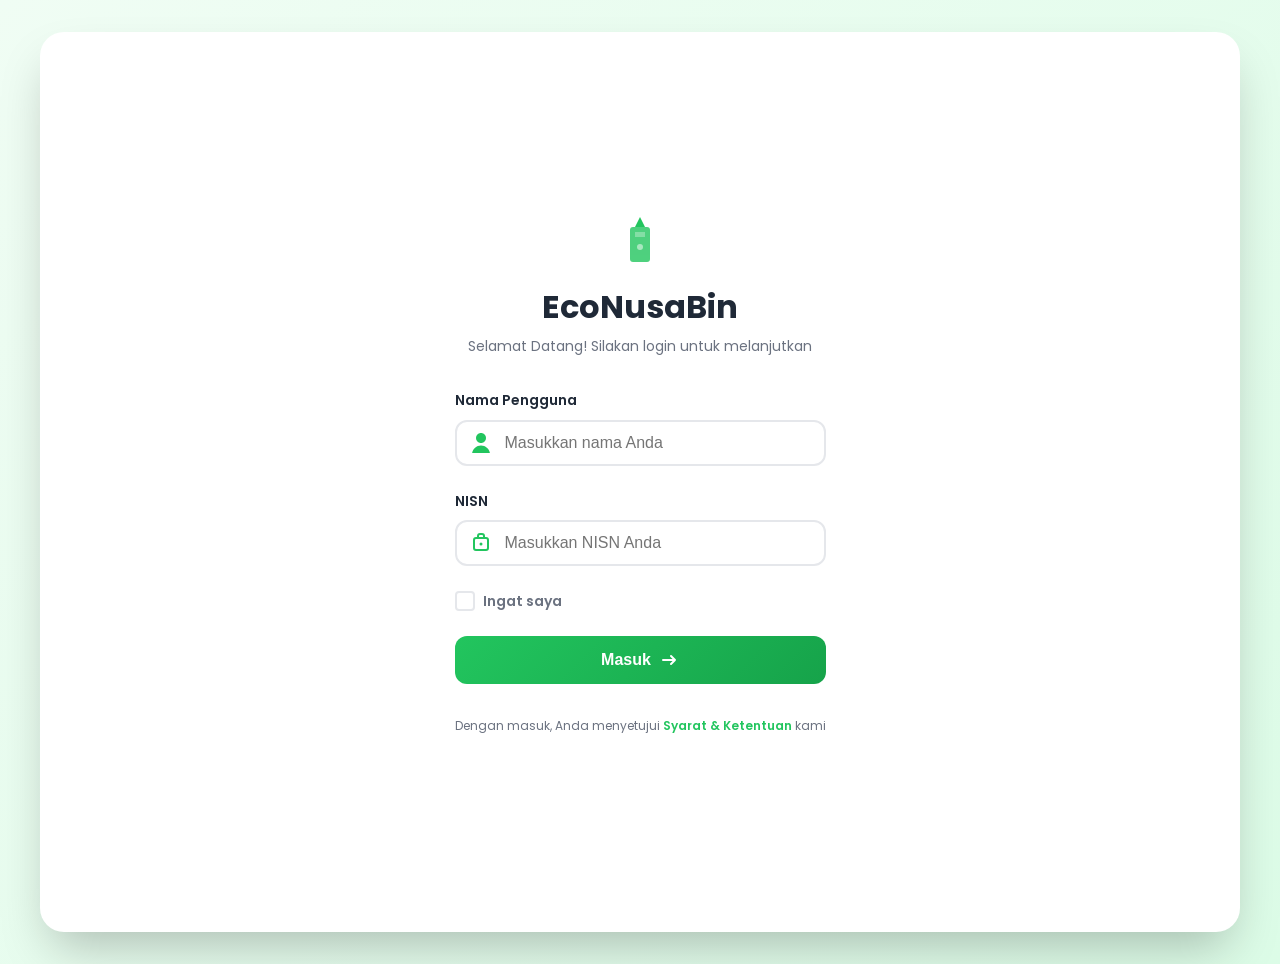
<file: about.html>
<!DOCTYPE html>
<html lang="id">
<head>
    <script>
    (function() {
        try {
            var sess    = sessionStorage.getItem("ecobottle_logged_in");
            var locUser = localStorage.getItem("ecobottle_user");
            var locCur  = localStorage.getItem("ecobottle_current_user");

            if (!sess && !locUser && !locCur) {
                window.location.replace("login.html");
                return;
            }

            if (!sess) {
                sessionStorage.setItem("ecobottle_logged_in", "true");
            }

            if (!locCur) {
                var u = locUser ? JSON.parse(locUser) : { name: "Pengguna", uid: "GUEST" };
                localStorage.setItem("ecobottle_current_user", JSON.stringify({
                    name: u.name || "Pengguna",
                    nisn: u.uid  || "GUEST",
                    points: 0,
                    bottles: 0,
                    ebooks: 0,
                    lastActive: new Date().toISOString()
                }));
            }
        } catch (e) {
            window.location.replace("login.html");
        }
    })();
    </script>
    <meta charset="UTF-8">
    <meta name="viewport" content="width=device-width, initial-scale=1.0">
    <title>Tentang - EcoBotRec</title>
    <link rel="stylesheet" href="style.css">
    <link rel="stylesheet" href="responsive.css">
    <link href="https://fonts.googleapis.com/css2?family=Poppins:wght@300;400;500;600;700;800&display=swap" rel="stylesheet">


<style>
        /* ========== UNIFIED HEADER & MOBILE MENU ========== */
        :root {
            --primary-green: #22c55e;
            --dark-green: #15803d;
            --light-green: #f0fdf4;
            --text-main: #1a1a2e;
            --text-gray: #64748b;
            --white: #ffffff;
            --transition: all 0.4s cubic-bezier(0.4, 0, 0.2, 1);
            --grad-nav: linear-gradient(135deg, rgba(255,255,255,0.98) 0%, rgba(240,253,244,0.98) 100%);
            --grad-footer: linear-gradient(135deg, #166534 0%, #14532d 50%, #0f3b21 100%);
        }
        .ecob-header {
            background: var(--grad-nav);
            backdrop-filter: blur(12px);
            border-bottom: 1px solid rgba(34,197,94,0.2);
            position: fixed;
            top: 0; width: 100%;
            z-index: 1000;
            box-shadow: 0 4px 20px rgba(34,197,94,0.1);
            transition: var(--transition);
        }
        .ecob-header .container {
            max-width: 1200px;
            margin: 0 auto;
            padding: 0 20px;
        }
        .ecob-header-content {
            height: 80px;
            display: flex;
            align-items: center;
            justify-content: space-between;
        }
        .ecob-logo {
            display: flex;
            align-items: center;
            gap: 12px;
            text-decoration: none;
            font-weight: 800;
            font-size: 1.5rem;
            background: linear-gradient(135deg, var(--dark-green), var(--primary-green));
            -webkit-background-clip: text;
            -webkit-text-fill-color: transparent;
        }
        .ecob-logo img {
            width: 42px; height: 42px;
            border-radius: 12px;
            object-fit: cover;
            border: 2px solid rgba(34,197,94,0.3);
            box-shadow: 0 2px 8px rgba(34,197,94,0.2);
            flex-shrink: 0;
        }
        .ecob-nav {
            display: flex;
            gap: 32px;
        }
        .ecob-nav-link {
            text-decoration: none;
            color: var(--text-main);
            font-weight: 500;
            font-size: 0.95rem;
            transition: var(--transition);
            position: relative;
            font-family: 'Poppins', sans-serif;
        }
        .ecob-nav-link::after {
            content: '';
            position: absolute;
            bottom: -5px; left: 0;
            width: 0; height: 2px;
            background: var(--primary-green);
            transition: var(--transition);
        }
        .ecob-nav-link:hover::after,
        .ecob-nav-link.active::after { width: 100%; }
        .ecob-nav-link:hover,
        .ecob-nav-link.active { color: var(--primary-green); }

        /* Hamburger */
        .ecob-hamburger {
            display: none;
            flex-direction: column;
            gap: 5px;
            background: none;
            border: none;
            cursor: pointer;
            padding: 4px;
            z-index: 1101;
        }
        .ecob-hamburger span {
            display: block;
            width: 25px; height: 3px;
            background: #334155;
            border-radius: 3px;
            transition: all 0.3s ease;
        }
        .ecob-hamburger.active span:nth-child(1) { transform: translateY(8px) rotate(45deg); }
        .ecob-hamburger.active span:nth-child(2) { opacity: 0; transform: scaleX(0); }
        .ecob-hamburger.active span:nth-child(3) { transform: translateY(-8px) rotate(-45deg); }

        /* Mobile Menu */
        .ecob-mobile-menu {
            position: fixed;
            top: 0; right: -100%;
            width: 100%; height: 100%;
            background: #f8fafc;
            transition: right 0.35s cubic-bezier(0.4,0,0.2,1);
            z-index: 1100;
            overflow-y: auto;
        }
        .ecob-mobile-menu.open { right: 0; }
        .ecob-mobile-menu-content {
            padding: 100px 20px 40px;
            display: flex;
            flex-direction: column;
            gap: 10px;
        }
        .ecob-mobile-link {
            display: flex;
            align-items: center;
            gap: 16px;
            text-decoration: none;
            color: #334155;
            font-weight: 500;
            font-size: 1rem;
            padding: 16px 20px;
            border-radius: 16px;
            background: #ffffff;
            border: 1px solid #f1f5f9;
            box-shadow: 0 1px 4px rgba(0,0,0,0.05);
            transition: all 0.25s ease;
            font-family: 'Poppins', sans-serif;
        }
        .ecob-mobile-link:hover {
            background: #f0fdf4;
            border-color: rgba(34,197,94,0.2);
            color: #22c55e;
        }
        .ecob-mobile-link.active {
            background: #22c55e;
            border-color: #22c55e;
            color: #ffffff;
            box-shadow: 0 4px 12px rgba(34,197,94,0.3);
        }
        .ecob-mobile-link svg { width: 24px; height: 24px; flex-shrink: 0; }
        .ecob-mobile-link:not(.active) svg path,
        .ecob-mobile-link:not(.active) svg circle,
        .ecob-mobile-link:not(.active) svg rect { stroke: #64748b; }
        .ecob-mobile-link.active svg path,
        .ecob-mobile-link.active svg circle,
        .ecob-mobile-link.active svg rect { stroke: #ffffff; }

        /* Footer */
        .ecob-footer {
            background: var(--grad-footer);
            padding: 80px 0 40px;
            color: rgba(255,255,255,0.85);
            border-top: 1px solid rgba(255,255,255,0.1);
            margin-top: 60px;
            font-family: 'Poppins', sans-serif;
        }
        .ecob-footer .container {
            max-width: 1200px;
            margin: 0 auto;
            padding: 0 20px;
        }
        .ecob-footer-content {
            display: grid;
            grid-template-columns: 1.5fr 1fr 1fr;
            gap: 60px;
            margin-bottom: 60px;
        }
        .ecob-footer-logo {
            color: var(--white);
            font-size: 1.6rem;
            font-weight: 800;
            margin-bottom: 16px;
            display: flex;
            align-items: center;
            gap: 12px;
        }
        .ecob-footer-logo img {
            width: 42px; height: 42px;
            border-radius: 12px;
            object-fit: cover;
            border: 2px solid rgba(255,255,255,0.2);
        }
        .ecob-footer-logo span {
            background: linear-gradient(135deg, #bbf7d0, #86efac);
            -webkit-background-clip: text;
            -webkit-text-fill-color: transparent;
        }
        .ecob-footer-desc { font-size: 0.9rem; line-height: 1.7; margin-bottom: 24px; }
        .ecob-footer-social { display: flex; gap: 12px; }
        .ecob-social-link {
            width: 40px; height: 40px;
            background: rgba(255,255,255,0.1);
            border-radius: 50%;
            display: flex; align-items: center; justify-content: center;
            transition: 0.3s;
            text-decoration: none; color: white;
        }
        .ecob-social-link:hover { background: var(--primary-green); transform: translateY(-3px); }
        .ecob-footer-title {
            color: var(--white);
            font-weight: 700;
            margin-bottom: 24px;
            font-size: 1.1rem;
            position: relative;
            display: inline-block;
        }
        .ecob-footer-title::after {
            content: '';
            position: absolute;
            bottom: -8px; left: 0;
            width: 40px; height: 3px;
            background: var(--primary-green);
            border-radius: 3px;
        }
        .ecob-footer-links { list-style: none; }
        .ecob-footer-links li { margin-bottom: 12px; }
        .ecob-footer-links a {
            color: rgba(255,255,255,0.8);
            text-decoration: none;
            transition: 0.3s;
            display: flex; align-items: center; gap: 8px;
            font-size: 0.9rem;
        }
        .ecob-footer-links a:hover { color: var(--primary-green); padding-left: 6px; }
        .ecob-footer-contact { list-style: none; }
        .ecob-footer-contact li {
            margin-bottom: 14px;
            display: flex; align-items: center; gap: 10px;
            font-size: 0.9rem;
        }
        .ecob-footer-bottom {
            text-align: center;
            padding-top: 30px;
            border-top: 1px solid rgba(255,255,255,0.1);
            font-size: 0.85rem;
            display: flex;
            justify-content: space-between;
            align-items: center;
            flex-wrap: wrap;
            gap: 12px;
        }
        .ecob-footer-bottom-links { display: flex; gap: 20px; }
        .ecob-footer-bottom-links a {
            color: rgba(255,255,255,0.6);
            text-decoration: none;
            font-size: 0.82rem;
            transition: 0.3s;
        }
        .ecob-footer-bottom-links a:hover { color: var(--primary-green); }

        @media (max-width: 992px) {
            .ecob-nav { display: none; }
            .ecob-hamburger { display: flex; }
            .ecob-footer-content { grid-template-columns: 1fr; gap: 40px; }
            .ecob-footer-bottom { flex-direction: column; text-align: center; }
        }
        @media (max-width: 576px) {
            .ecob-logo { font-size: 1.2rem; }
            .ecob-logo img { width: 36px; height: 36px; }
        }
    </style>

    <style>
        /* ========================================
           MOBILE FIX - keep original "EcoBOTREC" title
           and ensure header is fully visible
           ======================================== */
        html, body {
            max-width: 100vw;
            overflow-x: hidden;
        }

        body {
            padding-top: 80px;
        }

        .ecob-header {
            left: 0;
            right: 0;
        }

        .ecob-header .container {
            width: 100%;
            box-sizing: border-box;
        }

        .ecob-header-content {
            width: 100%;
            box-sizing: border-box;
        }

        @media (max-width: 768px) {
            body {
                padding-top: 70px;
            }
            .ecob-header .container,
            .ecob-footer .container {
                padding: 0 14px;
                max-width: 100%;
            }
            .ecob-header-content {
                height: 70px;
                gap: 10px;
            }
            .ecob-logo {
                min-width: 0;
                flex-shrink: 1;
                overflow: hidden;
            }
            .ecob-hamburger {
                flex-shrink: 0;
            }
        }

        @media (max-width: 420px) {
            body {
                padding-top: 64px;
            }
            .ecob-header-content {
                height: 64px;
            }
        }
    </style>
</head>
<body>
    <!-- ===== UNIFIED HEADER ===== -->
    <header class="ecob-header">
        <div class="container">
            <div class="ecob-header-content">
                <a href="index.html" class="ecob-logo">
                    <svg width="38" height="38" viewBox="0 0 60 60" fill="none" xmlns="http://www.w3.org/2000/svg" style="flex-shrink:0;">
                        <rect width="60" height="60" rx="14" fill="#22c55e"/>
                        <path d="M30 8L36 18H24L30 8Z" fill="white"/>
                        <rect x="21" y="18" width="18" height="28" rx="3" fill="white" opacity="0.9"/>
                        <path d="M26 22H34V27H26V22Z" fill="#22c55e" opacity="0.5"/>
                        <circle cx="30" cy="34" r="3" fill="#22c55e" opacity="0.7"/>
                    </svg>
                    <span>EcoBotRec</span>
                </a>
                <nav class="ecob-nav">
                    <a href="index.html" class="ecob-nav-link">Beranda</a>
                    <a href="about.html" class="ecob-nav-link active">Tentang</a>
                    <a href="leaderboard.html" class="ecob-nav-link">Leaderboard</a>
                    <a href="EBOOK.html" class="ecob-nav-link">Koleksi Ebook</a>
                    <a href="voucher.html" class="ecob-nav-link">Voucher</a>
                    <a href="account.html" class="ecob-nav-link">Akun</a>
                </nav>
                <button class="ecob-hamburger" id="ecobHamburger">
                    <span></span><span></span><span></span>
                </button>
            </div>
        </div>
    </header>

    <!-- ===== MOBILE MENU ===== -->
    <div class="ecob-mobile-menu" id="ecobMobileMenu">
        <div class="ecob-mobile-menu-content">
        <a href="index.html" class="ecob-mobile-link">
            <svg width="24" height="24" viewBox="0 0 24 24" fill="none" xmlns="http://www.w3.org/2000/svg">
                <path d="M3 9L12 2L21 9V20C21 20.5304 20.7893 21.0391 20.4142 21.4142C20.0391 21.7893 19.5304 22 19 22H5C4.46957 22 3.96086 21.7893 3.58579 21.4142C3.21071 21.0391 3 20.5304 3 20V9Z" stroke="currentColor" stroke-width="2" stroke-linecap="round" stroke-linejoin="round"/>
            </svg>
            <span>Beranda</span>
        </a>
        <a href="about.html" class="ecob-mobile-link active">
            <svg width="24" height="24" viewBox="0 0 24 24" fill="none" xmlns="http://www.w3.org/2000/svg">
                <circle cx="12" cy="12" r="10" stroke="currentColor" stroke-width="2"/><path d="M12 16V12M12 8H12.01" stroke="currentColor" stroke-width="2" stroke-linecap="round"/>
            </svg>
            <span>Tentang</span>
        </a>
        <a href="leaderboard.html" class="ecob-mobile-link">
            <svg width="24" height="24" viewBox="0 0 24 24" fill="none" xmlns="http://www.w3.org/2000/svg">
                <path d="M12 2L15.09 8.26L22 9.27L17 14.14L18.18 21.02L12 17.77L5.82 21.02L7 14.14L2 9.27L8.91 8.26L12 2Z" stroke="currentColor" stroke-width="2" stroke-linecap="round" stroke-linejoin="round"/>
            </svg>
            <span>Leaderboard</span>
        </a>
        <a href="EBOOK.html" class="ecob-mobile-link">
            <svg width="24" height="24" viewBox="0 0 24 24" fill="none" xmlns="http://www.w3.org/2000/svg">
                <path d="M4 19.5C4 18.837 4.26339 18.2011 4.73223 17.7322C5.20107 17.2634 5.83696 17 6.5 17H20" stroke="currentColor" stroke-width="2" stroke-linecap="round" stroke-linejoin="round"/><path d="M6.5 2H20V22H6.5C5.83696 22 5.20107 21.7366 4.73223 21.2678C4.26339 20.7989 4 20.163 4 19.5V4.5C4 3.83696 4.26339 3.20107 4.73223 2.73223C5.20107 2.26339 5.83696 2 6.5 2Z" stroke="currentColor" stroke-width="2" stroke-linecap="round" stroke-linejoin="round"/>
            </svg>
            <span>Koleksi Ebook</span>
        </a>
        <a href="voucher.html" class="ecob-mobile-link"><svg width="24" height="24" viewBox="0 0 24 24" fill="none"><rect x="2" y="6" width="20" height="12" rx="3" stroke="currentColor" stroke-width="2"/><path d="M16 6V5C16 3.89543 15.1046 3 14 3H10C8.89543 3 8 3.89543 8 5V6" stroke="currentColor" stroke-width="2"/><path d="M16 12H16.01M8 12H8.01" stroke="currentColor" stroke-width="2" stroke-linecap="round"/></svg><span>Voucher</span></a>
        <a href="account.html" class="ecob-mobile-link">
            <svg width="24" height="24" viewBox="0 0 24 24" fill="none" xmlns="http://www.w3.org/2000/svg">
                <path d="M20 21V19C20 17.9391 19.5786 16.9217 18.8284 16.1716C18.0783 15.4214 17.0609 15 16 15H8C6.93913 15 5.92172 15.4214 5.17157 16.1716C4.42143 16.9217 4 17.9391 4 19V21" stroke="currentColor" stroke-width="2" stroke-linecap="round" stroke-linejoin="round"/><circle cx="12" cy="7" r="4" stroke="currentColor" stroke-width="2" stroke-linecap="round" stroke-linejoin="round"/>
            </svg>
            <span>Akun</span>
        </a>
        </div>
    </div>

    <!-- Header -->
    
    
    <!-- Mobile Menu -->
    
    
    <!-- Page Header -->
    <section class="page-header">
        <div class="container">
            <h1 class="page-title">Tentang EcoBottle</h1>
            <p class="page-subtitle">Memahami masalah sampah botol plastik dan solusi yang kami tawarkan</p>
        </div>
    </section>
    
    <!-- Problem Section -->
    <section class="problem-section">
        <div class="container">
            <div class="section-header">
                <span class="section-tag">Masalah</span>
                <h2 class="section-title">Krisis Sampah Botol Plastik Global</h2>
                <p class="section-description">
                    Sampah botol plastik telah menjadi salah satu masalah lingkungan paling mendesak di dunia. 
                    Setiap tahun, jutaan ton botol plastik diproduksi, namun hanya sebagian kecil yang didaur ulang.
                </p>
            </div>
            
            <div class="problem-grid">
                <div class="problem-card">
                    <div class="problem-icon">
                        <svg width="60" height="60" viewBox="0 0 60 60" fill="none" xmlns="http://www.w3.org/2000/svg">
                            <circle cx="30" cy="30" r="28" fill="#ef4444" opacity="0.1"/>
                            <path d="M30 15V30M30 40H30.02" stroke="#ef4444" stroke-width="4" stroke-linecap="round"/>
                        </svg>
                    </div>
                    <h3>Produksi Berlebihan</h3>
                    <div class="stat-large">480 Miliar</div>
                    <p>
                        Menurut laporan <strong>Euromonitor International</strong>, lebih dari <strong>480 miliar botol plastik minuman</strong> dibeli di seluruh dunia pada tahun 2016 — setara dengan hampir 1 juta botol setiap menitnya. Angka ini terus meningkat sekitar <strong>20% setiap dekade</strong> seiring pertumbuhan konsumsi air kemasan global. Produksi plastik dunia sendiri telah melonjak dari 1,5 juta ton per tahun pada 1950 menjadi lebih dari 400 juta ton per tahun saat ini.
                    </p>
                    <div class="problem-source">
                        <svg width="14" height="14" viewBox="0 0 20 20" fill="none" xmlns="http://www.w3.org/2000/svg" style="flex-shrink:0;margin-top:2px;">
                            <path d="M10 2a8 8 0 100 16A8 8 0 0010 2zm0 14a6 6 0 110-12 6 6 0 010 12zm-.75-9.5h1.5v5h-1.5zm0 6h1.5v1.5h-1.5z" fill="#64748b"/>
                        </svg>
                        <span>Sumber: <a href="https://www.amwaytoday.co.id/id/articles/10-fakta-plastik-yang-bikin-merinding-" target="_blank" rel="noopener noreferrer">Amway Today – 10 Fakta Plastik</a> &bull; <a href="https://dlh.bulelengkab.go.id/informasi/detail/artikel/17_sampah-plastik-di-sekitar-kita-antara-kebutuhan-dan-masalah-yang-ditimbulkan" target="_blank" rel="noopener noreferrer">DLH Buleleng – Sampah Plastik</a></span>
                    </div>
                </div>
                
                <div class="problem-card">
                    <div class="problem-icon">
                        <svg width="60" height="60" viewBox="0 0 60 60" fill="none" xmlns="http://www.w3.org/2000/svg">
                            <circle cx="30" cy="30" r="28" fill="#ef4444" opacity="0.1"/>
                            <path d="M15 25L30 40L45 25" stroke="#ef4444" stroke-width="4" stroke-linecap="round" stroke-linejoin="round"/>
                        </svg>
                    </div>
                    <h3>Daur Ulang Rendah</h3>
                    <div class="stat-large">9%</div>
                    <p>
                        Berdasarkan laporan <strong>UNEP (Program Lingkungan PBB) tahun 2021</strong>, dari seluruh plastik yang pernah diproduksi sejak tahun 1950 — diperkirakan mencapai <strong>8,3 miliar ton</strong> — hanya sekitar <strong>9% yang berhasil didaur ulang</strong>. Sebanyak 12% dibakar, dan sisanya berakhir di tempat pembuangan sampah atau mencemari lingkungan. Di Indonesia, tingkat daur ulang plastik masih sangat rendah meskipun industri daur ulang terus berkembang dengan kapasitas produksi 2,54 juta ton per tahun.
                    </p>
                    <div class="problem-source">
                        <svg width="14" height="14" viewBox="0 0 20 20" fill="none" xmlns="http://www.w3.org/2000/svg" style="flex-shrink:0;margin-top:2px;">
                            <path d="M10 2a8 8 0 100 16A8 8 0 0010 2zm0 14a6 6 0 110-12 6 6 0 010 12zm-.75-9.5h1.5v5h-1.5zm0 6h1.5v1.5h-1.5z" fill="#64748b"/>
                        </svg>
                        <span>Sumber: <a href="https://pslh.ugm.ac.id/menyongsong-perjanjian-internasional-mengatasi-pencemaran-plastik/" target="_blank" rel="noopener noreferrer">PSLH UGM – Perjanjian Internasional Plastik</a> &bull; <a href="https://indonesia.go.id/kategori/editorial/8382/ekonomi-sirkular-daur-ulang-sampah?lang=1" target="_blank" rel="noopener noreferrer">Indonesia.go.id – Ekonomi Sirkular Daur Ulang</a></span>
                    </div>
                </div>
                
                <div class="problem-card">
                    <div class="problem-icon">
                        <svg width="60" height="60" viewBox="0 0 60 60" fill="none" xmlns="http://www.w3.org/2000/svg">
                            <circle cx="30" cy="30" r="28" fill="#ef4444" opacity="0.1"/>
                            <path d="M22 30C22 25.5817 25.5817 22 30 22C34.4183 22 38 25.5817 38 30C38 34.4183 34.4183 38 30 38" stroke="#ef4444" stroke-width="4" stroke-linecap="round"/>
                            <path d="M30 38C25.5817 38 22 34.4183 22 30" stroke="#ef4444" stroke-width="4" stroke-linecap="round" stroke-dasharray="2 4"/>
                        </svg>
                    </div>
                    <h3>Pencemaran Laut</h3>
                    <div class="stat-large">8 Juta Ton</div>
                    <p>
                        Pakar Pencemaran Laut dari <strong>BRIN (Badan Riset dan Inovasi Nasional)</strong> mengonfirmasi bahwa setiap tahun <strong>sedikitnya 8 juta ton sampah plastik</strong> dibuang ke laut — mayoritas berasal dari aktivitas manusia di daratan melalui sungai. Laporan <strong>UN Convention on Biological Diversity</strong> menyebutkan sampah laut kini membahayakan lebih dari <strong>800 spesies laut</strong>, termasuk mamalia laut, penyu, dan burung laut. Konferensi Laut PBB 2017 mencatat polusi plastik membunuh 1 juta burung laut dan 100 ribu mamalia laut tiap tahunnya.
                    </p>
                    <div class="problem-source">
                        <svg width="14" height="14" viewBox="0 0 20 20" fill="none" xmlns="http://www.w3.org/2000/svg" style="flex-shrink:0;margin-top:2px;">
                            <path d="M10 2a8 8 0 100 16A8 8 0 0010 2zm0 14a6 6 0 110-12 6 6 0 010 12zm-.75-9.5h1.5v5h-1.5zm0 6h1.5v1.5h-1.5z" fill="#64748b"/>
                        </svg>
                        <span>Sumber: <a href="https://www.mongabay.co.id/2024/11/05/dampak-mengerikan-sampah-plastik-ekosistem-hancur-manusia-terancam/" target="_blank" rel="noopener noreferrer">Mongabay Indonesia – Dampak Sampah Plastik</a> &bull; <a href="https://indonesiabaik.id/infografis/sampah-plastik-laut-mengancam-dan-berbahaya" target="_blank" rel="noopener noreferrer">Indonesia Baik – Sampah Plastik Laut</a></span>
                    </div>
                </div>
            </div>
        </div>
    </section>
    
    <!-- Solution Section -->
    <section class="solution-section">
        <div class="container">
            <div class="section-header">
                <span class="section-tag">Solusi</span>
                <h2 class="section-title">EcoBottle: Inovasi Daur Ulang Modern</h2>
                <p class="section-description">
                    Kami menyediakan sistem daur ulang yang mudah, menyenangkan, dan memberikan insentif nyata 
                    untuk mendorong partisipasi aktif masyarakat dalam menjaga lingkungan.
                </p>
            </div>
            
            <div class="solution-features">
                <div class="solution-item">
                    <div class="solution-content">
                        <div class="solution-number">01</div>
                        <h3>Sistem Poin Otomatis</h3>
                        <p>
                            Setiap botol yang Anda masukkan ke mesin EcoBottle otomatis terdeteksi dan langsung 
                            menambah 5 poin ke akun Anda. Sistem terkomputerisasi memastikan setiap kontribusi 
                            tercatat dengan akurat.
                        </p>
                        <div class="solution-benefits">
                            <div class="benefit-item">
                                <svg width="20" height="20" viewBox="0 0 20 20" fill="none" xmlns="http://www.w3.org/2000/svg">
                                    <circle cx="10" cy="10" r="8" fill="#22c55e"/>
                                    <path d="M6 10L9 13L14 7" stroke="white" stroke-width="2" stroke-linecap="round" stroke-linejoin="round"/>
                                </svg>
                                <span>Pencatatan otomatis dan real-time</span>
                            </div>
                            <div class="benefit-item">
                                <svg width="20" height="20" viewBox="0 0 20 20" fill="none" xmlns="http://www.w3.org/2000/svg">
                                    <circle cx="10" cy="10" r="8" fill="#22c55e"/>
                                    <path d="M6 10L9 13L14 7" stroke="white" stroke-width="2" stroke-linecap="round" stroke-linejoin="round"/>
                                </svg>
                                <span>Transparan dan dapat dilacak</span>
                            </div>
                        </div>
                    </div>
                    <div class="solution-visual">
                        <div class="visual-card">
                            <div class="points-display">
                                <div class="points-icon">+5</div>
                                <div class="points-text">Poin per Botol</div>
                            </div>
                        </div>
                    </div>
                </div>
                
                <div class="solution-item reverse">
                    <div class="solution-content">
                        <div class="solution-number">02</div>
                        <h3>Reward Ebook Premium</h3>
                        <p>
                            Tukarkan 100 poin dengan ebook pilihan dari perpustakaan digital kami yang berisi 
                            lebih dari 24 judul berkualitas. Dari novel, seri Bumi, hingga materi pembelajaran - 
                            semua tersedia untuk Anda.
                        </p>
                        <div class="solution-benefits">
                            <div class="benefit-item">
                                <svg width="20" height="20" viewBox="0 0 20 20" fill="none" xmlns="http://www.w3.org/2000/svg">
                                    <circle cx="10" cy="10" r="8" fill="#22c55e"/>
                                    <path d="M6 10L9 13L14 7" stroke="white" stroke-width="2" stroke-linecap="round" stroke-linejoin="round"/>
                                </svg>
                                <span>24+ ebook berkualitas tinggi</span>
                            </div>
                            <div class="benefit-item">
                                <svg width="20" height="20" viewBox="0 0 20 20" fill="none" xmlns="http://www.w3.org/2000/svg">
                                    <circle cx="10" cy="10" r="8" fill="#22c55e"/>
                                    <path d="M6 10L9 13L14 7" stroke="white" stroke-width="2" stroke-linecap="round" stroke-linejoin="round"/>
                                </svg>
                                <span>Berbagai kategori pilihan</span>
                            </div>
                        </div>
                    </div>
                    <div class="solution-visual">
                        <div class="visual-card">
                            <div class="ebook-display">
                                <div class="ebook-stack">
                                    <div class="ebook-item"></div>
                                    <div class="ebook-item"></div>
                                    <div class="ebook-item"></div>
                                </div>
                                <div class="ebook-count">24+ Ebook</div>
                            </div>
                        </div>
                    </div>
                </div>
                
                <div class="solution-item">
                    <div class="solution-content">
                        <div class="solution-number">03</div>
                        <h3>Kompetisi Leaderboard</h3>
                        <p>
                            Bersaing dengan pengguna lain dan lihat posisi Anda di papan peringkat. Sistem 
                            leaderboard mendorong semangat kompetisi sehat sambil berkontribusi untuk lingkungan.
                        </p>
                        <div class="solution-benefits">
                            <div class="benefit-item">
                                <svg width="20" height="20" viewBox="0 0 20 20" fill="none" xmlns="http://www.w3.org/2000/svg">
                                    <circle cx="10" cy="10" r="8" fill="#22c55e"/>
                                    <path d="M6 10L9 13L14 7" stroke="white" stroke-width="2" stroke-linecap="round" stroke-linejoin="round"/>
                                </svg>
                                <span>Peringkat real-time</span>
                            </div>
                            <div class="benefit-item">
                                <svg width="20" height="20" viewBox="0 0 20 20" fill="none" xmlns="http://www.w3.org/2000/svg">
                                    <circle cx="10" cy="10" r="8" fill="#22c55e"/>
                                    <path d="M6 10L9 13L14 7" stroke="white" stroke-width="2" stroke-linecap="round" stroke-linejoin="round"/>
                                </svg>
                                <span>Motivasi tambahan</span>
                            </div>
                        </div>
                    </div>
                    <div class="solution-visual">
                        <div class="visual-card">
                            <div class="leaderboard-preview">
                                <div class="rank-item gold">
                                    <span class="rank-number">1</span>
                                    <span class="rank-name">Top User</span>
                                </div>
                                <div class="rank-item silver">
                                    <span class="rank-number">2</span>
                                    <span class="rank-name">Second</span>
                                </div>
                                <div class="rank-item bronze">
                                    <span class="rank-number">3</span>
                                    <span class="rank-name">Third</span>
                                </div>
                            </div>
                        </div>
                    </div>
                </div>
            </div>
        </div>
    </section>
    
    <!-- Impact Section -->
    <section class="impact-details">
        <div class="container">
            <div class="section-header">
                <span class="section-tag">Dampak</span>
                <h2 class="section-title">Dampak Positif yang Kami Ciptakan</h2>
                <p class="section-description">
                    Setiap aksi daur ulang Anda memiliki dampak nyata terhadap lingkungan dan masyarakat
                </p>
            </div>
            
            <div class="impact-grid">
                <div class="impact-detail-card">
                    <div class="impact-badge environmental">Lingkungan</div>
                    <h3>Mengurangi Polusi Plastik</h3>
                    <p>
                        Setiap 1000 botol yang didaur ulang mengurangi 300 kg emisi CO2 dan mencegah 
                        polusi yang setara dengan membuang 500 kantong plastik ke laut.
                    </p>
                    <div class="impact-stats">
                        <div class="impact-stat-item">
                            <div class="stat-value">-300kg</div>
                            <div class="stat-label">Emisi CO2</div>
                        </div>
                        <div class="impact-stat-item">
                            <div class="stat-value">-500</div>
                            <div class="stat-label">Kantong Plastik</div>
                        </div>
                    </div>
                </div>
                
                <div class="impact-detail-card">
                    <div class="impact-badge social">Sosial</div>
                    <h3>Meningkatkan Kesadaran</h3>
                    <p>
                        Program ini mendidik masyarakat tentang pentingnya daur ulang dan menciptakan 
                        kebiasaan positif yang berkelanjutan.
                    </p>
                    <div class="impact-stats">
                        <div class="impact-stat-item">
                            <div class="stat-value">3000+</div>
                            <div class="stat-label">Pengguna Aktif</div>
                        </div>
                        <div class="impact-stat-item">
                            <div class="stat-value">85%</div>
                            <div class="stat-label">Partisipasi</div>
                        </div>
                    </div>
                </div>
                
                <div class="impact-detail-card">
                    <div class="impact-badge economic">Ekonomi</div>
                    <h3>Ekonomi Sirkular</h3>
                    <p>
                        Mendorong ekonomi sirkular dengan mengubah sampah menjadi sumber daya bernilai 
                        dan menciptakan nilai ekonomi dari limbah.
                    </p>
                    <div class="impact-stats">
                        <div class="impact-stat-item">
                            <div class="stat-value">Rp2M+</div>
                            <div class="stat-label">Nilai Ebook</div>
                        </div>
                        <div class="impact-stat-item">
                            <div class="stat-value">15 Ton</div>
                            <div class="stat-label">Plastik Didaur</div>
                        </div>
                    </div>
                </div>
            </div>
        </div>
    </section>
    
    <!-- How to Overcome Section -->
    <section class="overcome-section">
        <div class="container">
            <div class="section-header">
                <span class="section-tag">Cara Mengatasi</span>
                <h2 class="section-title">Langkah-Langkah Mengatasi Masalah Sampah Botol</h2>
                <p class="section-description">
                    Pendekatan komprehensif kami dalam mengatasi krisis sampah botol plastik
                </p>
            </div>
            
            <div class="overcome-steps">
                <div class="overcome-step">
                    <div class="step-header">
                        <div class="step-icon-circle">
                            <svg width="40" height="40" viewBox="0 0 40 40" fill="none" xmlns="http://www.w3.org/2000/svg">
                                <path d="M20 8V20L28 24" stroke="#22c55e" stroke-width="3" stroke-linecap="round" stroke-linejoin="round"/>
                                <circle cx="20" cy="20" r="16" stroke="#22c55e" stroke-width="3"/>
                            </svg>
                        </div>
                        <h3>Edukasi Berkelanjutan</h3>
                    </div>
                    <p>
                        Menyelenggarakan program edukasi regular tentang bahaya sampah plastik, manfaat daur 
                        ulang, dan cara memilah sampah dengan benar. Kami bekerja sama dengan sekolah dan 
                        komunitas lokal.
                    </p>
                </div>
                
                <div class="overcome-step">
                    <div class="step-header">
                        <div class="step-icon-circle">
                            <svg width="40" height="40" viewBox="0 0 40 40" fill="none" xmlns="http://www.w3.org/2000/svg">
                                <path d="M8 20H32M32 20L26 14M32 20L26 26" stroke="#22c55e" stroke-width="3" stroke-linecap="round" stroke-linejoin="round"/>
                            </svg>
                        </div>
                        <h3>Infrastruktur Memadai</h3>
                    </div>
                    <p>
                        Menyediakan mesin EcoBottle di lokasi-lokasi strategis seperti sekolah, kantor, dan 
                        pusat perbelanjaan. Memudahkan akses masyarakat untuk mendaur ulang botol plastik mereka.
                    </p>
                </div>
                
                <div class="overcome-step">
                    <div class="step-header">
                        <div class="step-icon-circle">
                            <svg width="40" height="40" viewBox="0 0 40 40" fill="none" xmlns="http://www.w3.org/2000/svg">
                                <path d="M20 6L24 18L36 20L28 28L30 40L20 34L10 40L12 28L4 20L16 18L20 6Z" stroke="#22c55e" stroke-width="2.5" fill="#22c55e" opacity="0.2"/>
                            </svg>
                        </div>
                        <h3>Sistem Reward</h3>
                    </div>
                    <p>
                        Memberikan insentif nyata melalui sistem poin yang dapat ditukar dengan ebook berkualitas. 
                        Pendekatan ini terbukti meningkatkan partisipasi hingga 300%.
                    </p>
                </div>
                
                <div class="overcome-step">
                    <div class="step-header">
                        <div class="step-icon-circle">
                            <svg width="40" height="40" viewBox="0 0 40 40" fill="none" xmlns="http://www.w3.org/2000/svg">
                                <path d="M20 10C14.48 10 10 14.48 10 20C10 25.52 14.48 30 20 30C25.52 30 30 25.52 30 20C30 14.48 25.52 10 20 10ZM20 26C16.69 26 14 23.31 14 20C14 16.69 16.69 14 20 14C23.31 14 26 16.69 26 20C26 23.31 23.31 26 20 26Z" fill="#22c55e"/>
                                <circle cx="20" cy="20" r="4" fill="#22c55e"/>
                            </svg>
                        </div>
                        <h3>Monitoring & Evaluasi</h3>
                    </div>
                    <p>
                        Melakukan monitoring berkala terhadap jumlah botol yang terkumpul, tingkat partisipasi, 
                        dan dampak lingkungan. Data digunakan untuk terus meningkatkan sistem.
                    </p>
                </div>
                
                <div class="overcome-step">
                    <div class="step-header">
                        <div class="step-icon-circle">
                            <svg width="40" height="40" viewBox="0 0 40 40" fill="none" xmlns="http://www.w3.org/2000/svg">
                                <path d="M12 18C10.8954 18 10 18.8954 10 20C10 21.1046 10.8954 22 12 22H28C29.1046 22 30 21.1046 30 20C30 18.8954 29.1046 18 28 18" stroke="#22c55e" stroke-width="3" stroke-linecap="round"/>
                                <circle cx="12" cy="12" r="4" stroke="#22c55e" stroke-width="2.5"/>
                                <circle cx="28" cy="12" r="4" stroke="#22c55e" stroke-width="2.5"/>
                                <circle cx="20" cy="28" r="4" stroke="#22c55e" stroke-width="2.5"/>
                            </svg>
                        </div>
                        <h3>Kolaborasi Multi-Pihak</h3>
                    </div>
                    <p>
                        Bermitra dengan pemerintah, perusahaan, dan organisasi lingkungan untuk memperluas 
                        jangkauan dan meningkatkan efektivitas program daur ulang.
                    </p>
                </div>
            </div>
        </div>
    </section>
    
    <!-- CTA Section -->
    <section class="cta">
        <div class="container">
            <div class="cta-content">
                <h2>Bergabunglah dengan Gerakan Hijau</h2>
                <p>Setiap botol yang Anda daur ulang adalah langkah nyata menuju masa depan yang lebih bersih</p>
                <div class="cta-buttons">
                    <a href="account.html" class="btn btn-white">
                        <svg width="20" height="20" viewBox="0 0 20 20" fill="none" xmlns="http://www.w3.org/2000/svg">
                            <path d="M10 10C12.7614 10 15 7.76142 15 5C15 2.23858 12.7614 0 10 0C7.23858 0 5 2.23858 5 5C5 7.76142 7.23858 10 10 10Z" fill="#22c55e"/>
                            <path d="M10 12.5C5.02944 12.5 1 16.5294 1 21.5H19C19 16.5294 14.9706 12.5 10 12.5Z" fill="#22c55e"/>
                        </svg>
                        Mulai Sekarang
                    </a>
                    <a href="ebook.html" class="btn btn-outline-white">
                        Lihat Ebook
                    </a>
                </div>
            </div>
        </div>
    </section>
    
    
    <div class="notification-container"></div>
    
    <script src="script.js"></script>




    <!-- ===== UNIFIED FOOTER ===== -->
    <footer class="ecob-footer">
        <div class="container">
            <div class="ecob-footer-content">
                <div>
                    <div class="ecob-footer-logo">
                        <svg width="38" height="38" viewBox="0 0 60 60" fill="none" xmlns="http://www.w3.org/2000/svg" style="flex-shrink:0;">
                            <rect width="60" height="60" rx="14" fill="#22c55e"/>
                            <path d="M30 8L36 18H24L30 8Z" fill="white"/>
                            <rect x="21" y="18" width="18" height="28" rx="3" fill="white" opacity="0.9"/>
                            <path d="M26 22H34V27H26V22Z" fill="#22c55e" opacity="0.5"/>
                            <circle cx="30" cy="34" r="3" fill="#22c55e" opacity="0.7"/>
                        </svg>
                        <span>EcoBotRec</span>
                    </div>
                    <p class="ecob-footer-desc">Website EcoNusaBin: Penukaran botol plastik anda menjadi sesuatu yang lebih berharga. Bersama kita jaga bumi untuk generasi mendatang.</p>
                    <div class="ecob-footer-social">
                        <a href="#" class="ecob-social-link" aria-label="Facebook">
                            <svg width="18" height="18" viewBox="0 0 24 24" fill="none"><path d="M18 2H15C13.6739 2 12.4021 2.52678 11.4645 3.46447C10.5268 4.40215 10 5.67392 10 7V10H7V14H10V22H14V14H17L18 10H14V7C14 6.73478 14.1054 6.48043 14.2929 6.29289C14.4804 6.10536 14.7348 6 15 6H18V2Z" stroke="white" stroke-width="2" stroke-linecap="round" stroke-linejoin="round"/></svg>
                        </a>
                        <a href="#" class="ecob-social-link" aria-label="Instagram">
                            <svg width="18" height="18" viewBox="0 0 24 24" fill="none"><rect x="2" y="2" width="20" height="20" rx="5" stroke="white" stroke-width="2"/><circle cx="12" cy="12" r="4" stroke="white" stroke-width="2"/><circle cx="17.5" cy="6.5" r="1.5" fill="white"/></svg>
                        </a>
                        <a href="#" class="ecob-social-link" aria-label="Twitter">
                            <svg width="18" height="18" viewBox="0 0 24 24" fill="none"><path d="M23 3C22.0424 3.67548 20.9821 4.19211 19.86 4.53C19.2577 3.83751 18.4573 3.34669 17.567 3.12393C16.6767 2.90116 15.7395 2.95718 14.8821 3.28445C14.0247 3.61173 13.2884 4.1944 12.773 4.95372C12.2575 5.71303 11.9877 6.61234 12 7.53V8.53C10.2426 8.57557 8.50127 8.18581 6.93101 7.39545C5.36074 6.60508 4.01032 5.43864 3 4C3 4 -1 13 8 17C5.94053 18.398 3.48716 19.0989 1 19C10 24 21 19 21 7.5C20.9991 7.22145 20.9723 6.94359 20.92 6.67C21.9406 5.66349 22.6608 4.39271 23 3Z" stroke="white" stroke-width="2" stroke-linecap="round" stroke-linejoin="round"/></svg>
                        </a>
                    </div>
                </div>
                <div>
                    <h3 class="ecob-footer-title">Navigasi</h3>
                    <ul class="ecob-footer-links">
                        <li><a href="index.html">Beranda</a></li>
                        <li><a href="about.html">Tentang Kami</a></li>
                        <li><a href="leaderboard.html">Leaderboard</a></li>
                        <li><a href="EBOOK.html">Koleksi Ebook</a></li>
                        <li><a href="account.html">Akun Saya</a></li>
                    </ul>
                </div>
                <div>
                    <h3 class="ecob-footer-title">Kontak</h3>
                    <ul class="ecob-footer-contact">
                        <li>
                            <svg width="18" height="18" viewBox="0 0 20 20" fill="none"><path d="M2.5 6.66667L10 11.6667L17.5 6.66667M3.33333 15H16.6667C17.5871 15 18.3333 14.2538 18.3333 13.3333V6.66667C18.3333 5.74619 17.5871 5 16.6667 5H3.33333C2.41286 5 1.66667 5.74619 1.66667 6.66667V13.3333C1.66667 14.2538 2.41286 15 3.33333 15Z" stroke="#22c55e" stroke-width="1.5" stroke-linecap="round" stroke-linejoin="round"/></svg>
                            <span>ecobottrecycle@gmail.com</span>
                        </li>
                        <li>
                            <svg width="18" height="18" viewBox="0 0 20 20" fill="none"><path d="M2.5 5.83333C2.5 14.1667 5.83333 17.5 14.1667 17.5C14.626 17.5 15 17.126 15 16.6667V14.3333C15 13.874 14.626 13.5 14.1667 13.5C13.7074 13.5 13.3333 13.126 13.3333 12.6667V12.5C13.3333 12.0407 13.7074 11.6667 14.1667 11.6667C14.626 11.6667 15 11.2927 15 10.8333V8.33333C15 7.87405 14.626 7.5 14.1667 7.5H2.5V5.83333Z" stroke="#22c55e" stroke-width="1.5" stroke-linecap="round" stroke-linejoin="round"/></svg>
                            <span>+62 812-3456-7890</span>
                        </li>
                        <li>
                            <svg width="18" height="18" viewBox="0 0 20 20" fill="none"><path d="M10 10.8333C11.3807 10.8333 12.5 9.71405 12.5 8.33333C12.5 6.95262 11.3807 5.83333 10 5.83333C8.61929 5.83333 7.5 6.95262 7.5 8.33333C7.5 9.71405 8.61929 10.8333 10 10.8333Z" stroke="#22c55e" stroke-width="1.5"/><path d="M10 1.66667C8.23189 1.66667 6.53619 2.36905 5.28595 3.61929C4.03571 4.86953 3.33333 6.56522 3.33333 8.33333C3.33333 10.5833 4.16667 12.0833 5.83333 14.1667L10 18.3333L14.1667 14.1667C15.8333 12.0833 16.6667 10.5833 16.6667 8.33333C16.6667 6.56522 15.9643 4.86953 14.714 3.61929C13.4638 2.36905 11.7681 1.66667 10 1.66667Z" stroke="#22c55e" stroke-width="1.5"/></svg>
                            <span>Klaten, Jawa Tengah</span>
                        </li>
                    </ul>
                </div>
            </div>
            <div class="ecob-footer-bottom">
                <p>&copy; 2026 EcoNusaBin. Menjaga Bumi Lebih Hijau.</p>
                <div class="ecob-footer-bottom-links">
                    <a href="#">Kebijakan Privasi</a>
                    <a href="#">Syarat &amp; Ketentuan</a>
                </div>
            </div>
        </div>
    </footer>

    <script>
        // ===== UNIFIED MOBILE MENU =====
        (function() {
            var btn = document.getElementById('ecobHamburger');
            var menu = document.getElementById('ecobMobileMenu');
            if (!btn || !menu) return;
            btn.addEventListener('click', function() {
                var open = menu.classList.contains('open');
                if (open) {
                    btn.classList.remove('active');
                    menu.classList.remove('open');
                    document.body.style.overflow = '';
                } else {
                    btn.classList.add('active');
                    menu.classList.add('open');
                    document.body.style.overflow = 'hidden';
                }
            });
            document.querySelectorAll('.ecob-mobile-link').forEach(function(link) {
                link.addEventListener('click', function() {
                    btn.classList.remove('active');
                    menu.classList.remove('open');
                    document.body.style.overflow = '';
                });
            });
        })();
    </script>

</body>
</html>
</file>
<file: style.css>
/* ==========================================================================
   EcoBottle - Style.css
   Comprehensive styles for the EcoBottle web application
   ========================================================================== */

/* Reset & Base Styles */
* {
    margin: 0;
    padding: 0;
    box-sizing: border-box;
}

:root {
    /* Colors */
    --primary-green: #22c55e;
    --primary-green-dark: #16a34a;
    --primary-green-light: #86efac;
    --secondary-white: #ffffff;
    --background-light: #f8f9fa;
    --background-gray: #f3f4f6;
    --text-dark: #1f2937;
    --text-gray: #6b7280;
    --text-light: #9ca3af;
    --border-color: #e5e7eb;
    --success: #10b981;
    --warning: #f59e0b;
    --error: #ef4444;
    --info: #3b82f6;
    
    /* Gradients */
    --gradient-green: linear-gradient(135deg, #22c55e 0%, #16a34a 100%);
    --gradient-overlay: linear-gradient(135deg, rgba(34, 197, 94, 0.9) 0%, rgba(22, 163, 74, 0.9) 100%);
    
    /* Shadows */
    --shadow-sm: 0 1px 2px 0 rgba(0, 0, 0, 0.05);
    --shadow-md: 0 4px 6px -1px rgba(0, 0, 0, 0.1), 0 2px 4px -1px rgba(0, 0, 0, 0.06);
    --shadow-lg: 0 10px 15px -3px rgba(0, 0, 0, 0.1), 0 4px 6px -2px rgba(0, 0, 0, 0.05);
    --shadow-xl: 0 20px 25px -5px rgba(0, 0, 0, 0.1), 0 10px 10px -5px rgba(0, 0, 0, 0.04);
    --shadow-2xl: 0 25px 50px -12px rgba(0, 0, 0, 0.25);
    
    /* Transitions */
    --transition-fast: 0.15s ease;
    --transition-base: 0.3s ease;
    --transition-slow: 0.5s ease;
    
    /* Border Radius */
    --radius-sm: 0.25rem;
    --radius-md: 0.5rem;
    --radius-lg: 0.75rem;
    --radius-xl: 1rem;
    --radius-2xl: 1.5rem;
    --radius-full: 9999px;
    
    /* Spacing */
    --space-xs: 0.25rem;
    --space-sm: 0.5rem;
    --space-md: 1rem;
    --space-lg: 1.5rem;
    --space-xl: 2rem;
    --space-2xl: 3rem;
    --space-3xl: 4rem;
}

html {
    scroll-behavior: smooth;
    font-size: 16px;
}

body {
    font-family: 'Poppins', -apple-system, BlinkMacSystemFont, 'Segoe UI', Roboto, 'Helvetica Neue', Arial, sans-serif;
    line-height: 1.6;
    color: var(--text-dark);
    background-color: var(--background-light);
    overflow-x: hidden;
}

/* Typography */
h1, h2, h3, h4, h5, h6 {
    font-weight: 700;
    line-height: 1.2;
    color: var(--text-dark);
}

h1 {
    font-size: 3rem;
}

h2 {
    font-size: 2.25rem;
}

h3 {
    font-size: 1.875rem;
}

h4 {
    font-size: 1.5rem;
}

h5 {
    font-size: 1.25rem;
}

h6 {
    font-size: 1rem;
}

p {
    margin-bottom: 1rem;
}

a {
    color: var(--primary-green);
    text-decoration: none;
    transition: var(--transition-base);
}

a:hover {
    color: var(--primary-green-dark);
}

/* Container */
.container {
    max-width: 1200px;
    margin: 0 auto;
    padding: 0 1.5rem;
}

/* Header */
.header {
    position: sticky;
    top: 0;
    z-index: 1000;
    background: var(--secondary-white);
    box-shadow: var(--shadow-md);
    transition: var(--transition-base);
}

.header-content {
    display: flex;
    align-items: center;
    justify-content: space-between;
    height: 80px;
}

.logo {
    display: flex;
    align-items: center;
    gap: 0.75rem;
    font-size: 1.5rem;
    font-weight: 700;
    color: var(--text-dark);
    cursor: pointer;
    transition: var(--transition-base);
}

.logo:hover {
    transform: scale(1.05);
}

.logo svg {
    transition: var(--transition-base);
}

.logo:hover svg {
    transform: rotate(10deg);
}

/* Navigation */
.nav-desktop {
    display: flex;
    gap: 2rem;
}

.nav-link {
    position: relative;
    padding: 0.5rem 0;
    font-weight: 500;
    color: var(--text-gray);
    transition: var(--transition-base);
}

.nav-link::after {
    content: '';
    position: absolute;
    bottom: 0;
    left: 0;
    width: 0;
    height: 2px;
    background: var(--gradient-green);
    transition: var(--transition-base);
}

.nav-link:hover,
.nav-link.active {
    color: var(--primary-green);
}

.nav-link:hover::after,
.nav-link.active::after {
    width: 100%;
}

/* Hamburger Menu */
.hamburger {
    display: none;
    flex-direction: column;
    gap: 5px;
    background: none;
    border: none;
    cursor: pointer;
    padding: 10px;
    transition: var(--transition-base);
}

.hamburger span {
    width: 25px;
    height: 3px;
    background: var(--text-dark);
    border-radius: 3px;
    transition: var(--transition-base);
}

.hamburger.active span:nth-child(1) {
    transform: rotate(45deg) translate(7px, 7px);
}

.hamburger.active span:nth-child(2) {
    opacity: 0;
}

.hamburger.active span:nth-child(3) {
    transform: rotate(-45deg) translate(7px, -7px);
}

/* Mobile Menu */
.mobile-menu {
    position: fixed;
    top: 80px;
    left: 0;
    width: 100%;
    height: calc(100vh - 80px);
    background: var(--secondary-white);
    transform: translateX(-100%);
    transition: var(--transition-base);
    z-index: 999;
    overflow-y: auto;
}

.mobile-menu.active {
    transform: translateX(0);
}

.mobile-menu-content {
    padding: 2rem;
    display: flex;
    flex-direction: column;
    gap: 1rem;
}

.mobile-link {
    display: flex;
    align-items: center;
    gap: 1rem;
    padding: 1rem;
    border-radius: var(--radius-lg);
    background: var(--background-light);
    color: var(--text-gray);
    font-weight: 500;
    transition: var(--transition-base);
}

.mobile-link:hover,
.mobile-link.active {
    background: var(--primary-green);
    color: var(--secondary-white);
}

.mobile-link svg {
    width: 24px;
    height: 24px;
}

.mobile-link.active svg path,
.mobile-link.active svg circle {
    stroke: var(--secondary-white);
}

/* Buttons */
.btn {
    display: inline-flex;
    align-items: center;
    gap: 0.5rem;
    padding: 0.75rem 1.5rem;
    border: none;
    border-radius: var(--radius-lg);
    font-weight: 600;
    font-size: 1rem;
    cursor: pointer;
    transition: var(--transition-base);
    text-decoration: none;
}

.btn-primary {
    background: var(--gradient-green);
    color: var(--secondary-white);
    box-shadow: var(--shadow-md);
}

.btn-primary:hover {
    transform: translateY(-2px);
    box-shadow: var(--shadow-lg);
}

.btn-secondary {
    background: var(--secondary-white);
    color: var(--primary-green);
    border: 2px solid var(--primary-green);
}

.btn-secondary:hover {
    background: var(--primary-green);
    color: var(--secondary-white);
}

.btn-white {
    background: var(--secondary-white);
    color: var(--primary-green);
}

.btn-outline-white {
    background: transparent;
    color: var(--secondary-white);
    border: 2px solid var(--secondary-white);
}

.btn-outline-white:hover {
    background: var(--secondary-white);
    color: var(--primary-green);
}

.btn-sm {
    padding: 0.5rem 1rem;
    font-size: 0.875rem;
}

/* Hero Section */
.hero {
    position: relative;
    min-height: 90vh;
    display: flex;
    align-items: center;
    overflow: hidden;
    background: linear-gradient(135deg, #f0fdf4 0%, #dcfce7 100%);
}

.hero-background {
    position: absolute;
    top: 0;
    left: 0;
    width: 100%;
    height: 100%;
    z-index: 1;
}

.hero-shape {
    position: absolute;
    border-radius: 50%;
    background: var(--primary-green);
    opacity: 0.1;
    animation: float 20s ease-in-out infinite;
}

.hero-shape.shape-1 {
    width: 400px;
    height: 400px;
    top: -100px;
    right: -100px;
    animation-delay: 0s;
}

.hero-shape.shape-2 {
    width: 300px;
    height: 300px;
    bottom: -50px;
    left: -50px;
    animation-delay: 5s;
}

.hero-shape.shape-3 {
    width: 200px;
    height: 200px;
    top: 50%;
    left: 50%;
    animation-delay: 10s;
}

@keyframes float {
    0%, 100% {
        transform: translate(0, 0) scale(1);
    }
    33% {
        transform: translate(30px, -30px) scale(1.1);
    }
    66% {
        transform: translate(-20px, 20px) scale(0.9);
    }
}

.hero-content {
    position: relative;
    z-index: 2;
    display: grid;
    grid-template-columns: 1fr 1fr;
    gap: 4rem;
    align-items: center;
}

.hero-text {
    animation: fadeInLeft 1s ease;
}

@keyframes fadeInLeft {
    from {
        opacity: 0;
        transform: translateX(-50px);
    }
    to {
        opacity: 1;
        transform: translateX(0);
    }
}

.hero-title {
    font-size: 3.5rem;
    line-height: 1.1;
    margin-bottom: 1.5rem;
    display: flex;
    flex-direction: column;
}

.title-highlight {
    background: var(--gradient-green);
    -webkit-background-clip: text;
    -webkit-text-fill-color: transparent;
    background-clip: text;
}

.hero-description {
    font-size: 1.125rem;
    color: var(--text-gray);
    margin-bottom: 2rem;
    line-height: 1.8;
}

.hero-stats {
    display: grid;
    grid-template-columns: repeat(3, 1fr);
    gap: 2rem;
    margin-bottom: 2rem;
}

.stat-item {
    text-align: center;
}

.stat-number {
    font-size: 2.5rem;
    font-weight: 700;
    color: var(--primary-green);
    margin-bottom: 0.5rem;
}

.stat-label {
    font-size: 0.875rem;
    color: var(--text-gray);
    font-weight: 500;
}

.hero-buttons {
    display: flex;
    gap: 1rem;
    flex-wrap: wrap;
}

.hero-image {
    display: flex;
    justify-content: center;
    align-items: center;
    animation: fadeInRight 1s ease;
}

@keyframes fadeInRight {
    from {
        opacity: 0;
        transform: translateX(50px);
    }
    to {
        opacity: 1;
        transform: translateX(0);
    }
}

.bottle-animation {
    position: relative;
}

.bottle-svg {
    animation: bounce 3s ease-in-out infinite;
}

@keyframes bounce {
    0%, 100% {
        transform: translateY(0);
    }
    50% {
        transform: translateY(-20px);
    }
}

.bubble {
    animation: bubble-float 4s ease-in-out infinite;
}

.bubble-1 {
    animation-delay: 0s;
}

.bubble-2 {
    animation-delay: 1s;
}

.bubble-3 {
    animation-delay: 2s;
}

.bubble-4 {
    animation-delay: 3s;
}

@keyframes bubble-float {
    0%, 100% {
        transform: translateY(0);
        opacity: 0.4;
    }
    50% {
        transform: translateY(-30px);
        opacity: 0.8;
    }
}

/* Section Styles */
section {
    padding: 5rem 0;
}

.section-header {
    text-align: center;
    max-width: 800px;
    margin: 0 auto 4rem;
}

.section-tag {
    display: inline-block;
    padding: 0.5rem 1rem;
    background: rgba(34, 197, 94, 0.1);
    color: var(--primary-green);
    border-radius: var(--radius-full);
    font-size: 0.875rem;
    font-weight: 600;
    margin-bottom: 1rem;
}

.section-title {
    font-size: 2.5rem;
    margin-bottom: 1rem;
}

.section-description {
    font-size: 1.125rem;
    color: var(--text-gray);
    line-height: 1.8;
}

/* Introduction Section */
.introduction {
    background: var(--secondary-white);
}

.intro-content {
    display: grid;
    grid-template-columns: repeat(3, 1fr);
    gap: 2rem;
}

.intro-card {
    text-align: center;
    padding: 2rem;
    border-radius: var(--radius-xl);
    background: var(--background-light);
    transition: var(--transition-base);
}

.intro-card:hover {
    transform: translateY(-10px);
    box-shadow: var(--shadow-xl);
}

.intro-icon {
    display: inline-flex;
    margin-bottom: 1.5rem;
}

.intro-card h3 {
    font-size: 1.5rem;
    color: var(--primary-green);
    margin-bottom: 1rem;
}

.intro-card p {
    color: var(--text-gray);
    line-height: 1.8;
}

/* How It Works Section */
.how-it-works {
    background: var(--background-light);
}

.steps-container {
    display: flex;
    align-items: center;
    justify-content: center;
    gap: 0;
    max-width: 1400px;
    margin: 0 auto;
}

.step-item {
    flex: 1;
    display: flex;
    flex-direction: column;
    align-items: center;
    text-align: center;
}

.step-number {
    width: 60px;
    height: 60px;
    border-radius: var(--radius-full);
    background: var(--gradient-green);
    color: var(--secondary-white);
    display: flex;
    align-items: center;
    justify-content: center;
    font-size: 1.5rem;
    font-weight: 700;
    margin-bottom: 1rem;
    box-shadow: var(--shadow-lg);
}

.step-content {
    padding: 2rem;
}

.step-icon {
    margin-bottom: 1.5rem;
}

.step-content h3 {
    font-size: 1.25rem;
    margin-bottom: 1rem;
}

.step-content p {
    color: var(--text-gray);
    line-height: 1.8;
}

.step-connector {
    width: 80px;
    height: 3px;
    background: var(--primary-green);
    position: relative;
    margin: 0 -40px;
    z-index: -1;
}

.step-connector::after {
    content: '';
    position: absolute;
    right: -8px;
    top: 50%;
    transform: translateY(-50%);
    width: 0;
    height: 0;
    border-left: 8px solid var(--primary-green);
    border-top: 5px solid transparent;
    border-bottom: 5px solid transparent;
}

/* Impact Section */
.impact {
    background: var(--secondary-white);
}

.impact-content {
    display: grid;
    grid-template-columns: 1fr 1fr;
    gap: 4rem;
    align-items: center;
}

.impact-list {
    display: flex;
    flex-direction: column;
    gap: 1.5rem;
}

.impact-item {
    display: flex;
    gap: 1rem;
}

.impact-check {
    flex-shrink: 0;
}

.impact-item h4 {
    font-size: 1.125rem;
    margin-bottom: 0.5rem;
}

.impact-item p {
    color: var(--text-gray);
    font-size: 0.875rem;
    margin: 0;
}

.impact-visual {
    display: flex;
    justify-content: center;
}

.impact-card {
    padding: 3rem;
    background: var(--background-light);
    border-radius: var(--radius-2xl);
    text-align: center;
}

.impact-icon-large {
    margin-bottom: 2rem;
}

.impact-card h3 {
    font-size: 1.5rem;
    margin-bottom: 1rem;
}

.impact-card p {
    color: var(--text-gray);
}

/* CTA Section */
.cta {
    background: var(--gradient-green);
    color: var(--secondary-white);
    text-align: center;
}

.cta-content h2 {
    font-size: 2.5rem;
    color: var(--secondary-white);
    margin-bottom: 1rem;
}

.cta-content p {
    font-size: 1.125rem;
    margin-bottom: 2rem;
    opacity: 0.9;
}

.cta-buttons {
    display: flex;
    gap: 1rem;
    justify-content: center;
    flex-wrap: wrap;
}

/* Footer */
.footer {
    background: var(--text-dark);
    color: var(--text-light);
    padding: 4rem 0 2rem;
}

.footer-content {
    display: grid;
    grid-template-columns: 2fr 1fr 1fr;
    gap: 3rem;
    margin-bottom: 3rem;
}

.footer-logo {
    display: flex;
    align-items: center;
    gap: 0.75rem;
    font-size: 1.5rem;
    font-weight: 700;
    color: var(--secondary-white);
    margin-bottom: 1rem;
}

.footer-description {
    line-height: 1.8;
    margin-bottom: 1.5rem;
}

.footer-social {
    display: flex;
    gap: 1rem;
}

.social-link {
    width: 40px;
    height: 40px;
    border-radius: var(--radius-full);
    background: rgba(255, 255, 255, 0.1);
    display: flex;
    align-items: center;
    justify-content: center;
    color: var(--text-light);
    transition: var(--transition-base);
}

.social-link:hover {
    background: var(--primary-green);
    color: var(--secondary-white);
}

.footer-title {
    color: var(--secondary-white);
    font-size: 1.125rem;
    margin-bottom: 1rem;
}

.footer-links {
    list-style: none;
}

.footer-links li {
    margin-bottom: 0.75rem;
}

.footer-links a {
    color: var(--text-light);
    transition: var(--transition-base);
}

.footer-links a:hover {
    color: var(--primary-green);
}

.footer-contact {
    list-style: none;
}

.footer-contact li {
    display: flex;
    align-items: center;
    gap: 0.75rem;
    margin-bottom: 1rem;
}

.footer-bottom {
    padding-top: 2rem;
    border-top: 1px solid rgba(255, 255, 255, 0.1);
    display: flex;
    justify-content: space-between;
    align-items: center;
}

.footer-bottom-links {
    display: flex;
    gap: 2rem;
}

.footer-bottom-links a {
    color: var(--text-light);
    transition: var(--transition-base);
}

.footer-bottom-links a:hover {
    color: var(--primary-green);
}

/* Login Page */
.login-page {
    background: linear-gradient(135deg, #f0fdf4 0%, #dcfce7 100%);
    min-height: 100vh;
    display: flex;
    align-items: center;
    justify-content: center;
}

.login-container {
    display: grid;
    grid-template-columns: 1fr 1fr;
    max-width: 1200px;
    width: 100%;
    margin: 2rem;
    background: var(--secondary-white);
    border-radius: var(--radius-2xl);
    overflow: hidden;
    box-shadow: var(--shadow-2xl);
}

.login-box {
    padding: 3rem;
}

.login-header {
    text-align: center;
    margin-bottom: 2rem;
}

.logo-login {
    display: inline-flex;
    margin-bottom: 1rem;
}

.login-title {
    font-size: 2rem;
    color: var(--text-dark);
    margin-bottom: 0.5rem;
}

.login-subtitle {
    color: var(--text-gray);
    font-size: 0.875rem;
}

.login-form {
    display: flex;
    flex-direction: column;
    gap: 1.5rem;
}

.form-group {
    display: flex;
    flex-direction: column;
    gap: 0.5rem;
}

.form-group label {
    font-weight: 600;
    color: var(--text-dark);
    font-size: 0.875rem;
}

.input-wrapper {
    position: relative;
}

.input-wrapper svg {
    position: absolute;
    left: 1rem;
    top: 50%;
    transform: translateY(-50%);
}

.input-wrapper input {
    width: 100%;
    padding: 0.75rem 1rem 0.75rem 3rem;
    border: 2px solid var(--border-color);
    border-radius: var(--radius-lg);
    font-size: 1rem;
    transition: var(--transition-base);
}

.input-wrapper input:focus {
    outline: none;
    border-color: var(--primary-green);
}

.checkbox-group {
    flex-direction: row;
    align-items: center;
}

.checkbox-label {
    display: flex;
    align-items: center;
    gap: 0.5rem;
    cursor: pointer;
}

.checkbox-label input[type="checkbox"] {
    display: none;
}

.checkbox-custom {
    width: 20px;
    height: 20px;
    border: 2px solid var(--border-color);
    border-radius: var(--radius-sm);
    position: relative;
    transition: var(--transition-base);
}

.checkbox-label input[type="checkbox"]:checked + .checkbox-custom {
    background: var(--primary-green);
    border-color: var(--primary-green);
}

.checkbox-label input[type="checkbox"]:checked + .checkbox-custom::after {
    content: '✓';
    position: absolute;
    top: 50%;
    left: 50%;
    transform: translate(-50%, -50%);
    color: var(--secondary-white);
    font-size: 0.75rem;
}

.checkbox-text {
    font-size: 0.875rem;
    color: var(--text-gray);
}

.btn-login {
    display: flex;
    align-items: center;
    justify-content: center;
    gap: 0.5rem;
    padding: 0.875rem;
    background: var(--gradient-green);
    color: var(--secondary-white);
    border: none;
    border-radius: var(--radius-lg);
    font-size: 1rem;
    font-weight: 600;
    cursor: pointer;
    transition: var(--transition-base);
}

.btn-login:hover {
    transform: translateY(-2px);
    box-shadow: var(--shadow-lg);
}

.login-divider {
    text-align: center;
    position: relative;
    margin: 1rem 0;
}

.login-divider::before,
.login-divider::after {
    content: '';
    position: absolute;
    top: 50%;
    width: 45%;
    height: 1px;
    background: var(--border-color);
}

.login-divider::before {
    left: 0;
}

.login-divider::after {
    right: 0;
}

.login-divider span {
    background: var(--secondary-white);
    padding: 0 1rem;
    color: var(--text-gray);
    font-size: 0.875rem;
}

.demo-accounts {
    margin-top: 1rem;
}

.demo-title {
    font-size: 0.875rem;
    color: var(--text-gray);
    margin-bottom: 0.75rem;
    text-align: center;
}

.demo-list {
    display: grid;
    grid-template-columns: repeat(2, 1fr);
    gap: 0.5rem;
}

.demo-btn {
    display: flex;
    flex-direction: column;
    padding: 0.75rem;
    background: var(--background-light);
    border: 2px solid var(--border-color);
    border-radius: var(--radius-lg);
    cursor: pointer;
    transition: var(--transition-base);
}

.demo-btn:hover {
    border-color: var(--primary-green);
    background: rgba(34, 197, 94, 0.05);
}

.demo-name {
    font-weight: 600;
    color: var(--text-dark);
    font-size: 0.875rem;
}

.demo-nisn {
    color: var(--text-gray);
    font-size: 0.75rem;
}

.login-footer {
    margin-top: 2rem;
    text-align: center;
    font-size: 0.75rem;
    color: var(--text-gray);
}

.login-footer a {
    color: var(--primary-green);
    font-weight: 600;
}

.login-illustration {
    background: var(--gradient-green);
    display: flex;
    align-items: center;
    justify-content: center;
    padding: 3rem;
}

.illustration-content {
    color: var(--secondary-white);
    text-align: center;
}

.illustration-content h2 {
    font-size: 2rem;
    color: var(--secondary-white);
    margin-bottom: 1rem;
}

.illustration-content p {
    opacity: 0.9;
    margin-bottom: 2rem;
}

.features-list {
    display: flex;
    flex-direction: column;
    gap: 1rem;
    text-align: left;
}

.feature-item {
    display: flex;
    align-items: center;
    gap: 1rem;
    padding: 1rem;
    background: rgba(255, 255, 255, 0.1);
    border-radius: var(--radius-lg);
}

.feature-item span {
    flex: 1;
}

/* Page Header */
.page-header {
    background: var(--gradient-green);
    color: var(--secondary-white);
    padding: 4rem 0 3rem;
    text-align: center;
}

.page-title {
    font-size: 3rem;
    color: var(--secondary-white);
    margin-bottom: 1rem;
}

.page-subtitle {
    font-size: 1.25rem;
    opacity: 0.9;
}

.header-banner {
    margin-top: 2rem;
    max-width: 900px;
    margin-left: auto;
    margin-right: auto;
    border-radius: var(--radius-2xl);
    overflow: hidden;
    box-shadow: var(--shadow-2xl);
}

.banner-image {
    width: 100%;
    height: auto;
    display: block;
}

/* About Page */
.problem-section {
    background: var(--background-light);
}

.problem-grid {
    display: grid;
    grid-template-columns: repeat(3, 1fr);
    gap: 2rem;
}

.problem-card {
    background: var(--secondary-white);
    padding: 2rem;
    border-radius: var(--radius-xl);
    text-align: center;
    transition: var(--transition-base);
}

.problem-card:hover {
    transform: translateY(-10px);
    box-shadow: var(--shadow-xl);
}

.problem-icon {
    display: inline-flex;
    margin-bottom: 1.5rem;
}

.problem-card h3 {
    font-size: 1.25rem;
    margin-bottom: 1rem;
}

.stat-large {
    font-size: 2.5rem;
    font-weight: 700;
    color: var(--error);
    margin: 1rem 0;
}

.problem-card p {
    color: var(--text-gray);
    line-height: 1.8;
}

/* Solution Section */
.solution-section {
    background: var(--secondary-white);
}

.solution-features {
    display: flex;
    flex-direction: column;
    gap: 4rem;
}

.solution-item {
    display: grid;
    grid-template-columns: 1fr 1fr;
    gap: 3rem;
    align-items: center;
}

.solution-item.reverse {
    direction: rtl;
}

.solution-item.reverse > * {
    direction: ltr;
}

.solution-number {
    font-size: 3rem;
    font-weight: 700;
    color: var(--primary-green);
    opacity: 0.2;
    margin-bottom: 1rem;
}

.solution-content h3 {
    font-size: 1.75rem;
    margin-bottom: 1rem;
}

.solution-content p {
    color: var(--text-gray);
    line-height: 1.8;
    margin-bottom: 1.5rem;
}

.solution-benefits {
    display: flex;
    flex-direction: column;
    gap: 1rem;
}

.benefit-item {
    display: flex;
    align-items: center;
    gap: 0.75rem;
}

.benefit-item span {
    color: var(--text-gray);
}

.solution-visual {
    display: flex;
    justify-content: center;
}

.visual-card {
    padding: 2rem;
    background: var(--background-light);
    border-radius: var(--radius-2xl);
    min-width: 250px;
}

.points-display,
.ebook-display,
.leaderboard-preview {
    text-align: center;
}

.points-icon {
    font-size: 4rem;
    font-weight: 700;
    color: var(--primary-green);
    margin-bottom: 1rem;
}

.points-text {
    font-size: 1.125rem;
    color: var(--text-gray);
}

.ebook-stack {
    display: flex;
    gap: -10px;
    justify-content: center;
    margin-bottom: 1rem;
}

.ebook-item {
    width: 60px;
    height: 80px;
    background: var(--primary-green);
    border-radius: var(--radius-md);
    transform: rotate(-5deg);
}

.ebook-item:nth-child(2) {
    transform: rotate(0deg);
    margin: 0 -20px;
    z-index: 2;
}

.ebook-item:nth-child(3) {
    transform: rotate(5deg);
}

.ebook-count {
    font-size: 1.125rem;
    font-weight: 600;
    color: var(--text-dark);
}

.rank-item {
    display: flex;
    align-items: center;
    gap: 1rem;
    padding: 0.75rem;
    border-radius: var(--radius-lg);
    margin-bottom: 0.5rem;
}

.rank-item.gold {
    background: linear-gradient(135deg, #FFD700 0%, #FFA500 100%);
}

.rank-item.silver {
    background: linear-gradient(135deg, #C0C0C0 0%, #A8A8A8 100%);
}

.rank-item.bronze {
    background: linear-gradient(135deg, #CD7F32 0%, #B87333 100%);
}

.rank-number {
    font-weight: 700;
    font-size: 1.25rem;
    color: var(--secondary-white);
}

.rank-name {
    color: var(--secondary-white);
    font-weight: 600;
}

/* Impact Details */
.impact-details {
    background: var(--background-light);
}

.impact-grid {
    display: grid;
    grid-template-columns: repeat(3, 1fr);
    gap: 2rem;
}

.impact-detail-card {
    background: var(--secondary-white);
    padding: 2rem;
    border-radius: var(--radius-xl);
    transition: var(--transition-base);
}

.impact-detail-card:hover {
    transform: translateY(-10px);
    box-shadow: var(--shadow-xl);
}

.impact-badge {
    display: inline-block;
    padding: 0.5rem 1rem;
    border-radius: var(--radius-full);
    font-size: 0.75rem;
    font-weight: 600;
    margin-bottom: 1rem;
}

.impact-badge.environmental {
    background: rgba(34, 197, 94, 0.1);
    color: var(--primary-green);
}

.impact-badge.social {
    background: rgba(59, 130, 246, 0.1);
    color: var(--info);
}

.impact-badge.economic {
    background: rgba(245, 158, 11, 0.1);
    color: var(--warning);
}

.impact-detail-card h3 {
    font-size: 1.5rem;
    margin-bottom: 1rem;
}

.impact-detail-card p {
    color: var(--text-gray);
    line-height: 1.8;
    margin-bottom: 1.5rem;
}

.impact-stats {
    display: grid;
    grid-template-columns: repeat(2, 1fr);
    gap: 1rem;
}

.impact-stat-item {
    text-align: center;
    padding: 1rem;
    background: var(--background-light);
    border-radius: var(--radius-lg);
}

.stat-value {
    font-size: 1.5rem;
    font-weight: 700;
    color: var(--primary-green);
}

.stat-label {
    font-size: 0.75rem;
    color: var(--text-gray);
    margin-top: 0.25rem;
}

/* Overcome Section */
.overcome-section {
    background: var(--secondary-white);
}

.overcome-steps {
    display: grid;
    grid-template-columns: repeat(2, 1fr);
    gap: 2rem;
}

.overcome-step {
    padding: 2rem;
    background: var(--background-light);
    border-radius: var(--radius-xl);
    transition: var(--transition-base);
}

.overcome-step:hover {
    transform: translateY(-5px);
    box-shadow: var(--shadow-lg);
}

.step-header {
    display: flex;
    align-items: center;
    gap: 1rem;
    margin-bottom: 1rem;
}

.step-icon-circle {
    flex-shrink: 0;
}

.step-header h3 {
    font-size: 1.25rem;
}

.overcome-step p {
    color: var(--text-gray);
    line-height: 1.8;
}

/* Leaderboard Page */
.leaderboard-section {
    background: var(--background-light);
}

.leaderboard-header {
    display: flex;
    justify-content: space-between;
    align-items: center;
    margin-bottom: 3rem;
    padding: 2rem;
    background: var(--secondary-white);
    border-radius: var(--radius-xl);
}

.leaderboard-info h2 {
    font-size: 2rem;
    margin-bottom: 0.5rem;
}

.leaderboard-info p {
    color: var(--text-gray);
    margin: 0;
}

.leaderboard-stats {
    display: flex;
    gap: 2rem;
}

.stat-box {
    display: flex;
    align-items: center;
    gap: 1rem;
    padding: 1rem 1.5rem;
    background: var(--background-light);
    border-radius: var(--radius-lg);
}

.stat-icon {
    flex-shrink: 0;
}

.stat-data {
    display: flex;
    flex-direction: column;
}

.stat-box .stat-value {
    font-size: 1.5rem;
    font-weight: 700;
    color: var(--text-dark);
}

.stat-box .stat-label {
    font-size: 0.75rem;
    color: var(--text-gray);
}

/* Podium */
.podium-container {
    display: flex;
    align-items: flex-end;
    justify-content: center;
    gap: 2rem;
    margin-bottom: 4rem;
    padding: 3rem 0;
}

.podium-item {
    position: relative;
    display: flex;
    flex-direction: column;
    align-items: center;
    min-width: 200px;
}

.podium-trophy {
    position: absolute;
    top: -60px;
    animation: trophy-bounce 2s ease-in-out infinite;
}

@keyframes trophy-bounce {
    0%, 100% {
        transform: translateY(0);
    }
    50% {
        transform: translateY(-10px);
    }
}

.podium-avatar {
    position: relative;
    margin-bottom: 1rem;
}

.avatar-circle {
    width: 80px;
    height: 80px;
    border-radius: var(--radius-full);
    background: var(--gradient-green);
    color: var(--secondary-white);
    display: flex;
    align-items: center;
    justify-content: center;
    font-size: 2rem;
    font-weight: 700;
    box-shadow: var(--shadow-lg);
}

.avatar-circle.large {
    width: 100px;
    height: 100px;
    font-size: 2.5rem;
}

.podium-medal {
    position: absolute;
    bottom: -10px;
    right: -10px;
    width: 40px;
    height: 40px;
    border-radius: var(--radius-full);
    display: flex;
    align-items: center;
    justify-content: center;
    font-weight: 700;
    color: var(--secondary-white);
    box-shadow: var(--shadow-md);
}

.podium-medal.gold {
    background: linear-gradient(135deg, #FFD700 0%, #FFA500 100%);
}

.podium-medal.silver {
    background: linear-gradient(135deg, #C0C0C0 0%, #A8A8A8 100%);
}

.podium-medal.bronze {
    background: linear-gradient(135deg, #CD7F32 0%, #B87333 100%);
}

.podium-info {
    text-align: center;
    background: var(--secondary-white);
    padding: 1.5rem;
    border-radius: var(--radius-xl);
    box-shadow: var(--shadow-md);
    margin-bottom: 1rem;
    min-width: 200px;
}

.podium-info h3 {
    font-size: 1.25rem;
    margin-bottom: 0.25rem;
}

.podium-nisn {
    font-size: 0.75rem;
    color: var(--text-gray);
    margin-bottom: 1rem;
}

.podium-stats {
    display: flex;
    justify-content: space-around;
    gap: 1rem;
}

.podium-stat {
    display: flex;
    flex-direction: column;
}

.podium-stat .stat-number {
    font-size: 1.5rem;
    font-weight: 700;
    color: var(--primary-green);
}

.podium-stat .stat-text {
    font-size: 0.75rem;
    color: var(--text-gray);
}

.podium-rank {
    width: 100%;
}

.rank-height {
    background: var(--gradient-green);
    border-radius: var(--radius-lg) var(--radius-lg) 0 0;
    box-shadow: var(--shadow-lg);
}

.rank-1 .rank-height {
    height: 150px;
}

.rank-2 .rank-height {
    height: 120px;
}

.rank-3 .rank-height {
    height: 90px;
}

/* Leaderboard Table */
.leaderboard-table-container {
    background: var(--secondary-white);
    border-radius: var(--radius-xl);
    overflow: hidden;
    box-shadow: var(--shadow-md);
    margin-bottom: 2rem;
}

.leaderboard-table {
    width: 100%;
    border-collapse: collapse;
}

.leaderboard-table thead {
    background: var(--background-light);
}

.leaderboard-table th {
    padding: 1rem;
    text-align: left;
    font-weight: 600;
    color: var(--text-dark);
    font-size: 0.875rem;
}

.leaderboard-table tbody tr {
    border-bottom: 1px solid var(--border-color);
    transition: var(--transition-fast);
}

.leaderboard-table tbody tr:hover {
    background: var(--background-light);
}

.leaderboard-table td {
    padding: 1rem;
    color: var(--text-gray);
}

.leaderboard-table td:first-child {
    font-weight: 700;
    color: var(--primary-green);
}

/* Your Rank Card */
.your-rank-card {
    background: var(--secondary-white);
    padding: 2rem;
    border-radius: var(--radius-xl);
    box-shadow: var(--shadow-md);
}

.your-rank-content {
    display: flex;
    align-items: center;
    justify-content: space-between;
    gap: 2rem;
}

.rank-badge {
    background: var(--gradient-green);
    color: var(--secondary-white);
    padding: 0.5rem 1rem;
    border-radius: var(--radius-full);
    font-weight: 600;
    font-size: 0.875rem;
}

.rank-details {
    display: flex;
    align-items: center;
    gap: 2rem;
    flex: 1;
}

.rank-position,
.rank-stat {
    display: flex;
    flex-direction: column;
    align-items: center;
}

.rank-position .rank-number {
    font-size: 2.5rem;
    font-weight: 700;
    color: var(--primary-green);
}

.rank-stat .rank-value {
    font-size: 1.5rem;
    font-weight: 700;
    color: var(--text-dark);
}

.rank-label {
    font-size: 0.75rem;
    color: var(--text-gray);
}

.rank-separator {
    width: 1px;
    height: 50px;
    background: var(--border-color);
}

/* Account Page */
.account-section {
    padding: 3rem 0;
}

.profile-card {
    background: var(--secondary-white);
    border-radius: var(--radius-xl);
    overflow: hidden;
    box-shadow: var(--shadow-lg);
    margin-bottom: 2rem;
}

.profile-header {
    background: var(--gradient-green);
    padding: 3rem 2rem;
    display: flex;
    align-items: center;
    gap: 2rem;
    position: relative;
}

.profile-avatar {
    position: relative;
}

.avatar-status {
    position: absolute;
    bottom: 5px;
    right: 5px;
    width: 20px;
    height: 20px;
    border-radius: var(--radius-full);
    background: var(--success);
    border: 3px solid var(--secondary-white);
}

.profile-info {
    flex: 1;
    color: var(--secondary-white);
}

.profile-info h1 {
    color: var(--secondary-white);
    margin-bottom: 0.5rem;
}

.profile-nisn {
    opacity: 0.9;
    margin-bottom: 1rem;
}

.profile-badges {
    display: flex;
    gap: 0.5rem;
}

.badge {
    padding: 0.25rem 0.75rem;
    border-radius: var(--radius-full);
    font-size: 0.75rem;
    font-weight: 600;
}

.badge-eco {
    background: rgba(255, 255, 255, 0.2);
    color: var(--secondary-white);
}

.badge-active {
    background: var(--success);
    color: var(--secondary-white);
}

.btn-logout {
    position: absolute;
    top: 2rem;
    right: 2rem;
    display: flex;
    align-items: center;
    gap: 0.5rem;
    padding: 0.5rem 1rem;
    background: rgba(255, 255, 255, 0.2);
    color: var(--secondary-white);
    border: none;
    border-radius: var(--radius-lg);
    cursor: pointer;
    transition: var(--transition-base);
}

.btn-logout:hover {
    background: rgba(255, 255, 255, 0.3);
}

.profile-stats {
    display: grid;
    grid-template-columns: repeat(4, 1fr);
    padding: 2rem;
    gap: 1rem;
}

.stat-card {
    display: flex;
    align-items: center;
    gap: 1rem;
    padding: 1.5rem;
    background: var(--background-light);
    border-radius: var(--radius-lg);
    transition: var(--transition-base);
}

.stat-card:hover {
    transform: translateY(-5px);
    box-shadow: var(--shadow-md);
}

.stat-icon {
    width: 60px;
    height: 60px;
    border-radius: var(--radius-lg);
    display: flex;
    align-items: center;
    justify-content: center;
}

.stat-icon.green {
    background: rgba(34, 197, 94, 0.1);
}

.stat-icon.blue {
    background: rgba(59, 130, 246, 0.1);
}

.stat-icon.purple {
    background: rgba(139, 92, 246, 0.1);
}

.stat-icon.orange {
    background: rgba(249, 115, 22, 0.1);
}

.stat-content .stat-value {
    font-size: 2rem;
    font-weight: 700;
    color: var(--text-dark);
}

.stat-content .stat-label {
    font-size: 0.875rem;
    color: var(--text-gray);
}

/* Quick Actions */
.quick-actions {
    background: var(--secondary-white);
    padding: 2rem;
    border-radius: var(--radius-xl);
    box-shadow: var(--shadow-md);
    margin-bottom: 2rem;
}

.quick-actions h2 {
    margin-bottom: 1.5rem;
}

.actions-grid {
    display: grid;
    grid-template-columns: repeat(4, 1fr);
    gap: 1rem;
}

.action-btn {
    display: flex;
    flex-direction: column;
    align-items: center;
    text-align: center;
    padding: 1.5rem 1rem;
    background: var(--background-light);
    border: 2px solid var(--border-color);
    border-radius: var(--radius-lg);
    cursor: pointer;
    transition: var(--transition-base);
    text-decoration: none;
    color: var(--text-dark);
}

.action-btn:hover {
    border-color: var(--primary-green);
    transform: translateY(-5px);
    box-shadow: var(--shadow-md);
}

.action-icon {
    margin-bottom: 1rem;
}

.action-btn span {
    font-weight: 600;
    margin-bottom: 0.5rem;
}

.action-btn p {
    font-size: 0.75rem;
    color: var(--text-gray);
    margin: 0;
}

/* Activity Section */
.activity-section {
    background: var(--secondary-white);
    padding: 2rem;
    border-radius: var(--radius-xl);
    box-shadow: var(--shadow-md);
    margin-bottom: 2rem;
}

.activity-header {
    display: flex;
    justify-content: space-between;
    align-items: center;
    margin-bottom: 1.5rem;
}

.btn-filter {
    display: flex;
    align-items: center;
    gap: 0.5rem;
    padding: 0.5rem 1rem;
    background: var(--background-light);
    border: 1px solid var(--border-color);
    border-radius: var(--radius-lg);
    cursor: pointer;
    transition: var(--transition-base);
}

.btn-filter:hover {
    border-color: var(--primary-green);
}

.activity-list {
    display: flex;
    flex-direction: column;
    gap: 1rem;
    max-height: 400px;
    overflow-y: auto;
}

.activity-item {
    display: flex;
    align-items: center;
    gap: 1rem;
    padding: 1rem;
    background: var(--background-light);
    border-radius: var(--radius-lg);
    transition: var(--transition-base);
}

.activity-item:hover {
    background: var(--border-color);
}

.activity-icon {
    flex-shrink: 0;
    width: 40px;
    height: 40px;
    border-radius: var(--radius-full);
    display: flex;
    align-items: center;
    justify-content: center;
    background: var(--primary-green);
    color: var(--secondary-white);
}

.activity-details {
    flex: 1;
}

.activity-details h4 {
    font-size: 0.875rem;
    margin-bottom: 0.25rem;
}

.activity-details p {
    font-size: 0.75rem;
    color: var(--text-gray);
    margin: 0;
}

.activity-time {
    font-size: 0.75rem;
    color: var(--text-light);
}

/* Progress Card */
.progress-card {
    background: var(--secondary-white);
    padding: 2rem;
    border-radius: var(--radius-xl);
    box-shadow: var(--shadow-md);
}

.progress-card h3 {
    margin-bottom: 1.5rem;
}

.progress-bar-container {
    margin-bottom: 1rem;
}

.progress-bar {
    width: 100%;
    height: 30px;
    background: var(--background-light);
    border-radius: var(--radius-full);
    overflow: hidden;
    position: relative;
}

.progress-fill {
    height: 100%;
    background: var(--gradient-green);
    border-radius: var(--radius-full);
    transition: width 0.3s ease;
}

.progress-label {
    text-align: center;
    margin-top: 0.5rem;
    font-weight: 600;
    color: var(--text-gray);
}

.progress-text {
    color: var(--text-gray);
    margin-bottom: 1.5rem;
}

.progress-actions {
    display: flex;
    gap: 1rem;
}

/* Ebook Page */
.ebook-section {
    background: var(--background-light);
}

.user-points-card {
    display: flex;
    justify-content: space-between;
    align-items: center;
    background: var(--secondary-white);
    padding: 1.5rem 2rem;
    border-radius: var(--radius-xl);
    box-shadow: var(--shadow-md);
    margin-bottom: 2rem;
}

.points-info {
    display: flex;
    align-items: center;
    gap: 1rem;
}

.points-label {
    font-weight: 600;
    color: var(--text-gray);
}

.points-value {
    font-size: 2rem;
    font-weight: 700;
    color: var(--primary-green);
}

/* Category Filter */
.category-filter {
    display: flex;
    gap: 1rem;
    margin-bottom: 2rem;
    flex-wrap: wrap;
}

.filter-btn {
    padding: 0.75rem 1.5rem;
    background: var(--secondary-white);
    border: 2px solid var(--border-color);
    border-radius: var(--radius-full);
    font-weight: 600;
    cursor: pointer;
    transition: var(--transition-base);
}

.filter-btn:hover,
.filter-btn.active {
    background: var(--primary-green);
    color: var(--secondary-white);
    border-color: var(--primary-green);
}

/* Ebooks Grid */
.ebooks-grid {
    display: grid;
    grid-template-columns: repeat(4, 1fr);
    gap: 2rem;
}

.ebook-card {
    background: var(--secondary-white);
    border-radius: var(--radius-xl);
    overflow: hidden;
    box-shadow: var(--shadow-md);
    transition: var(--transition-base);
}

.ebook-card:hover {
    transform: translateY(-10px);
    box-shadow: var(--shadow-xl);
}

.ebook-cover {
    height: 250px;
    display: flex;
    align-items: center;
    justify-content: center;
    position: relative;
    overflow: hidden;
}

.ebook-cover::before {
    content: '';
    position: absolute;
    top: 0;
    left: 0;
    right: 0;
    bottom: 0;
    background: linear-gradient(135deg, rgba(0,0,0,0.1) 0%, rgba(0,0,0,0) 100%);
}

.novel-cover {
    background: linear-gradient(135deg, #667eea 0%, #764ba2 100%);
}

.bumi-cover {
    background: linear-gradient(135deg, #f093fb 0%, #f5576c 100%);
}

.education-cover {
    background: linear-gradient(135deg, #4facfe 0%, #00f2fe 100%);
}

.other-cover {
    background: linear-gradient(135deg, #43e97b 0%, #38f9d7 100%);
}

.ebook-icon {
    font-size: 5rem;
    position: relative;
    z-index: 1;
}

.ebook-info {
    padding: 1.5rem;
}

.ebook-info h3 {
    font-size: 1.125rem;
    margin-bottom: 0.5rem;
}

.ebook-author {
    font-size: 0.875rem;
    color: var(--text-gray);
    margin-bottom: 0.75rem;
}

.ebook-category {
    display: inline-block;
    padding: 0.25rem 0.75rem;
    background: var(--background-light);
    color: var(--text-gray);
    border-radius: var(--radius-full);
    font-size: 0.75rem;
    font-weight: 600;
    margin-bottom: 1rem;
}

.ebook-price {
    display: flex;
    justify-content: space-between;
    align-items: center;
}

.price-tag {
    font-size: 1.125rem;
    font-weight: 700;
    color: var(--primary-green);
}

.btn-redeem {
    padding: 0.5rem 1rem;
    background: var(--gradient-green);
    color: var(--secondary-white);
    border: none;
    border-radius: var(--radius-lg);
    font-weight: 600;
    cursor: pointer;
    transition: var(--transition-base);
}

.btn-redeem:hover {
    transform: translateY(-2px);
    box-shadow: var(--shadow-md);
}

.btn-redeem:disabled {
    opacity: 0.5;
    cursor: not-allowed;
}

/* Notifications */
.notification-container {
    position: fixed;
    top: 100px;
    right: 20px;
    z-index: 9999;
    display: flex;
    flex-direction: column;
    gap: 1rem;
    max-width: 400px;
}

.notification {
    padding: 1rem 1.5rem;
    background: var(--secondary-white);
    border-radius: var(--radius-lg);
    box-shadow: var(--shadow-xl);
    display: flex;
    align-items: center;
    gap: 1rem;
    animation: slideInRight 0.3s ease;
}

@keyframes slideInRight {
    from {
        transform: translateX(400px);
        opacity: 0;
    }
    to {
        transform: translateX(0);
        opacity: 1;
    }
}

.notification.success {
    border-left: 4px solid var(--success);
}

.notification.error {
    border-left: 4px solid var(--error);
}

.notification.info {
    border-left: 4px solid var(--info);
}

.notification.warning {
    border-left: 4px solid var(--warning);
}

.notification-icon {
    flex-shrink: 0;
}

.notification-content h4 {
    font-size: 0.875rem;
    margin-bottom: 0.25rem;
}

.notification-content p {
    font-size: 0.75rem;
    color: var(--text-gray);
    margin: 0;
}

.notification-close {
    margin-left: auto;
    background: none;
    border: none;
    cursor: pointer;
    color: var(--text-gray);
    font-size: 1.25rem;
}

/* Utility Classes */
.text-center {
    text-align: center;
}

.text-left {
    text-align: left;
}

.text-right {
    text-align: right;
}

.hidden {
    display: none !important;
}

.visible {
    display: block !important;
}

.mt-1 { margin-top: 0.5rem; }
.mt-2 { margin-top: 1rem; }
.mt-3 { margin-top: 1.5rem; }
.mt-4 { margin-top: 2rem; }

.mb-1 { margin-bottom: 0.5rem; }
.mb-2 { margin-bottom: 1rem; }
.mb-3 { margin-bottom: 1.5rem; }
.mb-4 { margin-bottom: 2rem; }

.p-1 { padding: 0.5rem; }
.p-2 { padding: 1rem; }
.p-3 { padding: 1.5rem; }
.p-4 { padding: 2rem; }

/* Loading State */
.loading {
    display: inline-block;
    width: 20px;
    height: 20px;
    border: 3px solid var(--border-color);
    border-top-color: var(--primary-green);
    border-radius: var(--radius-full);
    animation: spin 0.8s linear infinite;
}

@keyframes spin {
    to {
        transform: rotate(360deg);
    }
}

/* Scrollbar Styling */
::-webkit-scrollbar {
    width: 10px;
    height: 10px;
}

::-webkit-scrollbar-track {
    background: var(--background-light);
}

::-webkit-scrollbar-thumb {
    background: var(--text-light);
    border-radius: var(--radius-full);
}

::-webkit-scrollbar-thumb:hover {
    background: var(--text-gray);
}

/* Selection */
::selection {
    background: var(--primary-green);
    color: var(--secondary-white);
}

::-moz-selection {
    background: var(--primary-green);
    color: var(--secondary-white);
}
</file>
<file: responsive.css>
/* ==========================================================================
   EcoBottle - Responsive.css
   Responsive styles for various screen sizes
   ========================================================================== */

/* Large Tablets and Small Desktops (max-width: 1024px) */
@media (max-width: 1024px) {
    .container {
        padding: 0 1rem;
    }
    
    h1 {
        font-size: 2.5rem;
    }
    
    h2 {
        font-size: 2rem;
    }
    
    h3 {
        font-size: 1.5rem;
    }
    
    /* Header */
    .header-content {
        height: 70px;
    }
    
    .nav-desktop {
        display: none;
    }
    
    .hamburger {
        display: flex;
    }
    
    /* Hero */
    .hero-content {
        grid-template-columns: 1fr;
        gap: 2rem;
    }
    
    .hero-title {
        font-size: 2.5rem;
    }
    
    .hero-stats {
        grid-template-columns: repeat(3, 1fr);
        gap: 1rem;
    }
    
    .stat-number {
        font-size: 2rem;
    }
    
    .hero-image {
        order: -1;
    }
    
    .bottle-svg {
        width: 200px;
        height: auto;
    }
    
    /* Sections */
    section {
        padding: 3rem 0;
    }
    
    .section-title {
        font-size: 2rem;
    }
    
    /* Introduction */
    .intro-content {
        grid-template-columns: 1fr;
        gap: 1.5rem;
    }
    
    /* How It Works */
    .steps-container {
        flex-direction: column;
        gap: 2rem;
    }
    
    .step-connector {
        width: 3px;
        height: 60px;
        margin: -30px 0;
        transform: rotate(90deg);
    }
    
    .step-connector::after {
        right: auto;
        bottom: -8px;
        top: auto;
        transform: rotate(90deg);
    }
    
    /* Impact */
    .impact-content {
        grid-template-columns: 1fr;
        gap: 2rem;
    }
    
    .impact-visual {
        order: -1;
    }
    
    /* Footer */
    .footer-content {
        grid-template-columns: 1fr 1fr;
        gap: 2rem;
    }
    
    .footer-bottom {
        flex-direction: column;
        gap: 1rem;
        text-align: center;
    }
    
    /* Login */
    .login-container {
        grid-template-columns: 1fr;
        margin: 1rem;
    }
    
    .login-illustration {
        display: none;
    }
    
    .login-box {
        padding: 2rem;
    }
    
    .demo-list {
        grid-template-columns: repeat(2, 1fr);
    }
    
    /* About Page */
    .problem-grid {
        grid-template-columns: 1fr;
    }
    
    .solution-item {
        grid-template-columns: 1fr;
        gap: 2rem;
    }
    
    .solution-item.reverse {
        direction: ltr;
    }
    
    .impact-grid {
        grid-template-columns: 1fr;
    }
    
    .overcome-steps {
        grid-template-columns: 1fr;
    }
    
    /* Leaderboard */
    .leaderboard-header {
        flex-direction: column;
        align-items: flex-start;
        gap: 1.5rem;
    }
    
    .leaderboard-stats {
        width: 100%;
        justify-content: space-between;
    }
    
    .podium-container {
        flex-direction: column;
        align-items: center;
        gap: 1rem;
    }
    
    .podium-item {
        width: 100%;
        max-width: 300px;
    }
    
    .first-place {
        order: 1;
    }
    
    .second-place {
        order: 2;
    }
    
    .third-place {
        order: 3;
    }
    
    .rank-1 .rank-height,
    .rank-2 .rank-height,
    .rank-3 .rank-height {
        height: 80px;
    }
    
    .leaderboard-table {
        font-size: 0.875rem;
    }
    
    .leaderboard-table th,
    .leaderboard-table td {
        padding: 0.75rem 0.5rem;
    }
    
    .your-rank-content {
        flex-direction: column;
        align-items: stretch;
    }
    
    .rank-details {
        justify-content: space-around;
    }
    
    /* Account Page */
    .profile-header {
        flex-direction: column;
        text-align: center;
        padding: 2rem;
    }
    
    .btn-logout {
        position: static;
        align-self: flex-end;
    }
    
    .profile-stats {
        grid-template-columns: repeat(2, 1fr);
    }
    
    .actions-grid {
        grid-template-columns: repeat(2, 1fr);
    }
    
    .progress-actions {
        flex-direction: column;
    }
    
    /* Ebook Page */
    .ebooks-grid {
        grid-template-columns: repeat(3, 1fr);
    }
}

/* Tablets (max-width: 768px) */
@media (max-width: 768px) {
    html {
        font-size: 14px;
    }
    
    h1 {
        font-size: 2rem;
    }
    
    h2 {
        font-size: 1.75rem;
    }
    
    h3 {
        font-size: 1.25rem;
    }
    
    /* Container */
    .container {
        padding: 0 1rem;
    }
    
    /* Header */
    .logo span {
        font-size: 1.25rem;
    }
    
    .logo svg {
        width: 30px;
        height: 30px;
    }
    
    /* Hero */
    .hero {
        min-height: 70vh;
    }
    
    .hero-title {
        font-size: 2rem;
    }
    
    .hero-description {
        font-size: 1rem;
    }
    
    .hero-stats {
        gap: 0.75rem;
    }
    
    .stat-number {
        font-size: 1.5rem;
    }
    
    .stat-label {
        font-size: 0.75rem;
    }
    
    .hero-buttons {
        flex-direction: column;
    }
    
    .btn {
        width: 100%;
        justify-content: center;
    }
    
    .bottle-svg {
        width: 150px;
    }
    
    /* Page Header */
    .page-title {
        font-size: 2rem;
    }
    
    .page-subtitle {
        font-size: 1rem;
    }
    
    /* Sections */
    section {
        padding: 2rem 0;
    }
    
    .section-header {
        margin-bottom: 2rem;
    }
    
    .section-title {
        font-size: 1.75rem;
    }
    
    .section-description {
        font-size: 1rem;
    }
    
    /* Buttons */
    .btn {
        padding: 0.625rem 1.25rem;
        font-size: 0.875rem;
    }
    
    /* CTA */
    .cta-content h2 {
        font-size: 2rem;
    }
    
    .cta-content p {
        font-size: 1rem;
    }
    
    .cta-buttons {
        flex-direction: column;
        width: 100%;
    }
    
    .cta-buttons .btn {
        width: 100%;
    }
    
    /* Footer */
    .footer {
        padding: 3rem 0 1.5rem;
    }
    
    .footer-content {
        grid-template-columns: 1fr;
        gap: 2rem;
        margin-bottom: 2rem;
    }
    
    .footer-section:first-child {
        text-align: center;
    }
    
    .footer-social {
        justify-content: center;
    }
    
    .footer-bottom {
        padding-top: 1.5rem;
    }
    
    /* Login */
    .login-title {
        font-size: 1.5rem;
    }
    
    .login-box {
        padding: 1.5rem;
    }
    
    .demo-list {
        grid-template-columns: 1fr;
    }
    
    /* Intro Cards */
    .intro-card {
        padding: 1.5rem;
    }
    
    .intro-card h3 {
        font-size: 1.25rem;
    }
    
    /* Problem Cards */
    .problem-card {
        padding: 1.5rem;
    }
    
    .stat-large {
        font-size: 2rem;
    }
    
    /* Solution */
    .solution-number {
        font-size: 2rem;
    }
    
    .solution-content h3 {
        font-size: 1.5rem;
    }
    
    /* Impact Detail Cards */
    .impact-detail-card {
        padding: 1.5rem;
    }
    
    .impact-detail-card h3 {
        font-size: 1.25rem;
    }
    
    .impact-stats {
        grid-template-columns: 1fr;
    }
    
    /* Leaderboard */
    .leaderboard-header {
        padding: 1.5rem;
    }
    
    .leaderboard-info h2 {
        font-size: 1.5rem;
    }
    
    .leaderboard-stats {
        flex-direction: column;
        gap: 1rem;
    }
    
    .stat-box {
        width: 100%;
    }
    
    .podium-trophy {
        width: 40px;
        height: 40px;
    }
    
    .podium-trophy svg {
        width: 40px;
        height: 40px;
    }
    
    .avatar-circle {
        width: 60px;
        height: 60px;
        font-size: 1.5rem;
    }
    
    .avatar-circle.large {
        width: 80px;
        height: 80px;
        font-size: 2rem;
    }
    
    .podium-medal {
        width: 30px;
        height: 30px;
        font-size: 0.75rem;
    }
    
    .podium-info {
        padding: 1rem;
    }
    
    .podium-info h3 {
        font-size: 1rem;
    }
    
    .podium-stat .stat-number {
        font-size: 1.25rem;
    }
    
    .leaderboard-table-container {
        overflow-x: auto;
    }
    
    .leaderboard-table {
        min-width: 600px;
    }
    
    /* Account */
    .profile-header {
        padding: 1.5rem;
    }
    
    .profile-info h1 {
        font-size: 1.5rem;
    }
    
    .profile-stats {
        grid-template-columns: 1fr;
        padding: 1.5rem;
    }
    
    .stat-card {
        padding: 1rem;
    }
    
    .stat-icon {
        width: 50px;
        height: 50px;
    }
    
    .stat-content .stat-value {
        font-size: 1.5rem;
    }
    
    .quick-actions {
        padding: 1.5rem;
    }
    
    .actions-grid {
        grid-template-columns: 1fr;
    }
    
    .activity-section {
        padding: 1.5rem;
    }
    
    .activity-list {
        max-height: 300px;
    }
    
    .progress-card {
        padding: 1.5rem;
    }
    
    /* Ebook */
    .user-points-card {
        flex-direction: column;
        gap: 1rem;
        padding: 1.5rem;
    }
    
    .points-value {
        font-size: 1.5rem;
    }
    
    .category-filter {
        gap: 0.5rem;
    }
    
    .filter-btn {
        padding: 0.5rem 1rem;
        font-size: 0.875rem;
    }
    
    .ebooks-grid {
        grid-template-columns: repeat(2, 1fr);
        gap: 1rem;
    }
    
    .ebook-cover {
        height: 200px;
    }
    
    .ebook-icon {
        font-size: 4rem;
    }
    
    .ebook-info {
        padding: 1rem;
    }
    
    .ebook-info h3 {
        font-size: 1rem;
    }
    
    /* Notifications */
    .notification-container {
        top: 80px;
        right: 10px;
        left: 10px;
        max-width: none;
    }
    
    .notification {
        padding: 0.875rem 1rem;
    }
}

/* Mobile Landscape and Small Tablets (max-width: 640px) */
@media (max-width: 640px) {
    /* Hero */
    .hero-title {
        font-size: 1.75rem;
    }
    
    .hero-stats {
        grid-template-columns: 1fr;
    }
    
    /* Steps */
    .step-content {
        padding: 1rem;
    }
    
    .step-content h3 {
        font-size: 1.125rem;
    }
    
    /* Overcome Steps */
    .overcome-step {
        padding: 1.5rem;
    }
    
    .step-header {
        flex-direction: column;
        align-items: flex-start;
    }
    
    /* Your Rank */
    .rank-position .rank-number {
        font-size: 2rem;
    }
    
    .rank-stat .rank-value {
        font-size: 1.25rem;
    }
    
    /* Ebook Grid */
    .ebooks-grid {
        grid-template-columns: 1fr;
    }
    
    .ebook-card {
        max-width: 400px;
        margin: 0 auto;
    }
}

/* Mobile Portrait (max-width: 480px) */
@media (max-width: 480px) {
    html {
        font-size: 13px;
    }
    
    /* Header */
    .header-content {
        height: 60px;
    }
    
    .logo span {
        font-size: 1.125rem;
    }
    
    .logo svg {
        width: 25px;
        height: 25px;
    }
    
    /* Hero */
    .hero {
        min-height: 60vh;
    }
    
    .hero-title {
        font-size: 1.5rem;
    }
    
    .hero-description {
        font-size: 0.875rem;
    }
    
    .stat-number {
        font-size: 1.25rem;
    }
    
    .bottle-svg {
        width: 120px;
    }
    
    /* Page Header */
    .page-header {
        padding: 2rem 0 1.5rem;
    }
    
    .page-title {
        font-size: 1.75rem;
    }
    
    .page-subtitle {
        font-size: 0.875rem;
    }
    
    /* Sections */
    section {
        padding: 1.5rem 0;
    }
    
    .section-header {
        margin-bottom: 1.5rem;
    }
    
    .section-title {
        font-size: 1.5rem;
    }
    
    .section-description {
        font-size: 0.875rem;
    }
    
    .section-tag {
        font-size: 0.75rem;
        padding: 0.375rem 0.75rem;
    }
    
    /* Buttons */
    .btn {
        padding: 0.5rem 1rem;
        font-size: 0.8125rem;
    }
    
    /* Intro Cards */
    .intro-card {
        padding: 1.25rem;
    }
    
    .intro-icon svg {
        width: 50px;
        height: 50px;
    }
    
    .intro-card h3 {
        font-size: 1.125rem;
    }
    
    /* Steps */
    .step-number {
        width: 50px;
        height: 50px;
        font-size: 1.25rem;
    }
    
    .step-icon svg {
        width: 60px;
        height: 60px;
    }
    
    .step-content h3 {
        font-size: 1rem;
    }
    
    .step-content p {
        font-size: 0.875rem;
    }
    
    /* Impact */
    .impact-check svg {
        width: 20px;
        height: 20px;
    }
    
    .impact-item h4 {
        font-size: 1rem;
    }
    
    .impact-item p {
        font-size: 0.8125rem;
    }
    
    .impact-card {
        padding: 2rem 1.5rem;
    }
    
    .impact-icon-large svg {
        width: 80px;
        height: 80px;
    }
    
    /* CTA */
    .cta {
        padding: 2rem 0;
    }
    
    .cta-content h2 {
        font-size: 1.5rem;
    }
    
    .cta-content p {
        font-size: 0.875rem;
    }
    
    /* Footer */
    .footer {
        padding: 2rem 0 1rem;
    }
    
    .footer-logo {
        font-size: 1.25rem;
    }
    
    .footer-logo svg {
        width: 30px;
        height: 30px;
    }
    
    .footer-title {
        font-size: 1rem;
    }
    
    .footer-bottom {
        font-size: 0.75rem;
    }
    
    .footer-bottom-links {
        gap: 1rem;
        font-size: 0.75rem;
    }
    
    /* Login */
    .login-page {
        align-items: flex-start;
        padding-top: 2rem;
    }
    
    .login-container {
        margin: 0.5rem;
    }
    
    .logo-login svg {
        width: 50px;
        height: 50px;
    }
    
    .login-title {
        font-size: 1.25rem;
    }
    
    .login-subtitle {
        font-size: 0.8125rem;
    }
    
    .login-box {
        padding: 1.25rem;
    }
    
    .form-group label {
        font-size: 0.8125rem;
    }
    
    .input-wrapper input {
        padding: 0.625rem 1rem 0.625rem 2.75rem;
        font-size: 0.875rem;
    }
    
    .btn-login {
        padding: 0.75rem;
        font-size: 0.875rem;
    }
    
    /* Problem Cards */
    .problem-card {
        padding: 1.25rem;
    }
    
    .problem-icon svg {
        width: 50px;
        height: 50px;
    }
    
    .problem-card h3 {
        font-size: 1.125rem;
    }
    
    .stat-large {
        font-size: 1.75rem;
    }
    
    /* Solution */
    .solution-number {
        font-size: 2.5rem;
    }
    
    .solution-content h3 {
        font-size: 1.25rem;
    }
    
    .solution-content p {
        font-size: 0.875rem;
    }
    
    .visual-card {
        padding: 1.5rem;
    }
    
    .points-icon {
        font-size: 3rem;
    }
    
    .ebook-item {
        width: 50px;
        height: 70px;
    }
    
    /* Impact Details */
    .impact-detail-card {
        padding: 1.25rem;
    }
    
    .impact-detail-card h3 {
        font-size: 1.125rem;
    }
    
    .impact-stat-item {
        padding: 0.75rem;
    }
    
    .impact-stat-item .stat-value {
        font-size: 1.25rem;
    }
    
    /* Overcome */
    .overcome-step {
        padding: 1.25rem;
    }
    
    .step-icon-circle svg {
        width: 35px;
        height: 35px;
    }
    
    .step-header h3 {
        font-size: 1.125rem;
    }
    
    /* Leaderboard */
    .leaderboard-header {
        padding: 1.25rem;
    }
    
    .leaderboard-info h2 {
        font-size: 1.25rem;
    }
    
    .leaderboard-info p {
        font-size: 0.8125rem;
    }
    
    .stat-box {
        padding: 0.875rem 1rem;
    }
    
    .stat-box .stat-value {
        font-size: 1.25rem;
    }
    
    .podium-container {
        padding: 2rem 0;
    }
    
    .podium-trophy {
        top: -50px;
    }
    
    .avatar-circle {
        width: 50px;
        height: 50px;
        font-size: 1.25rem;
    }
    
    .avatar-circle.large {
        width: 70px;
        height: 70px;
        font-size: 1.75rem;
    }
    
    .podium-medal {
        width: 25px;
        height: 25px;
        font-size: 0.625rem;
        bottom: -5px;
        right: -5px;
    }
    
    .podium-info {
        padding: 0.875rem;
        min-width: 180px;
    }
    
    .podium-info h3 {
        font-size: 0.875rem;
    }
    
    .podium-nisn {
        font-size: 0.625rem;
    }
    
    .podium-stat .stat-number {
        font-size: 1.125rem;
    }
    
    .podium-stat .stat-text {
        font-size: 0.625rem;
    }
    
    .rank-1 .rank-height,
    .rank-2 .rank-height,
    .rank-3 .rank-height {
        height: 60px;
    }
    
    .leaderboard-table {
        font-size: 0.75rem;
    }
    
    .leaderboard-table th,
    .leaderboard-table td {
        padding: 0.5rem 0.25rem;
    }
    
    .your-rank-card {
        padding: 1.25rem;
    }
    
    .rank-badge {
        padding: 0.375rem 0.75rem;
        font-size: 0.75rem;
    }
    
    .rank-position .rank-number {
        font-size: 1.75rem;
    }
    
    .rank-stat .rank-value {
        font-size: 1.125rem;
    }
    
    .rank-label {
        font-size: 0.625rem;
    }
    
    /* Account */
    .profile-header {
        padding: 1.25rem;
    }
    
    .profile-info h1 {
        font-size: 1.25rem;
    }
    
    .profile-nisn {
        font-size: 0.8125rem;
    }
    
    .badge {
        padding: 0.2rem 0.625rem;
        font-size: 0.625rem;
    }
    
    .btn-logout {
        padding: 0.375rem 0.75rem;
        font-size: 0.75rem;
    }
    
    .profile-stats {
        padding: 1.25rem;
    }
    
    .stat-card {
        padding: 0.875rem;
    }
    
    .stat-icon {
        width: 45px;
        height: 45px;
    }
    
    .stat-icon svg {
        width: 25px;
        height: 25px;
    }
    
    .stat-content .stat-value {
        font-size: 1.25rem;
    }
    
    .stat-content .stat-label {
        font-size: 0.75rem;
    }
    
    .quick-actions {
        padding: 1.25rem;
    }
    
    .quick-actions h2 {
        font-size: 1.25rem;
    }
    
    .action-btn {
        padding: 1.25rem 0.875rem;
    }
    
    .action-icon svg {
        width: 35px;
        height: 35px;
    }
    
    .action-btn span {
        font-size: 0.875rem;
    }
    
    .action-btn p {
        font-size: 0.625rem;
    }
    
    .activity-section {
        padding: 1.25rem;
    }
    
    .activity-section h2 {
        font-size: 1.25rem;
    }
    
    .activity-list {
        max-height: 250px;
    }
    
    .activity-item {
        padding: 0.875rem;
    }
    
    .activity-icon {
        width: 35px;
        height: 35px;
    }
    
    .activity-details h4 {
        font-size: 0.8125rem;
    }
    
    .activity-details p {
        font-size: 0.625rem;
    }
    
    .progress-card {
        padding: 1.25rem;
    }
    
    .progress-card h3 {
        font-size: 1.125rem;
    }
    
    .progress-bar {
        height: 25px;
    }
    
    .progress-text {
        font-size: 0.875rem;
    }
    
    /* Ebook */
    .user-points-card {
        padding: 1.25rem;
    }
    
    .points-label {
        font-size: 0.875rem;
    }
    
    .points-value {
        font-size: 1.25rem;
    }
    
    .category-filter {
        overflow-x: auto;
        flex-wrap: nowrap;
        padding-bottom: 0.5rem;
    }
    
    .filter-btn {
        white-space: nowrap;
    }
    
    .ebook-cover {
        height: 180px;
    }
    
    .ebook-icon {
        font-size: 3rem;
    }
    
    .ebook-info {
        padding: 0.875rem;
    }
    
    .ebook-info h3 {
        font-size: 0.875rem;
    }
    
    .ebook-author {
        font-size: 0.75rem;
    }
    
    .ebook-category {
        font-size: 0.625rem;
        padding: 0.2rem 0.5rem;
    }
    
    .price-tag {
        font-size: 1rem;
    }
    
    .btn-redeem {
        padding: 0.375rem 0.75rem;
        font-size: 0.75rem;
    }
    
    /* Notifications */
    .notification {
        padding: 0.75rem;
    }
    
    .notification-icon svg {
        width: 20px;
        height: 20px;
    }
    
    .notification-content h4 {
        font-size: 0.8125rem;
    }
    
    .notification-content p {
        font-size: 0.625rem;
    }
}

/* Extra Small Devices (max-width: 360px) */
@media (max-width: 360px) {
    html {
        font-size: 12px;
    }
    
    .container {
        padding: 0 0.75rem;
    }
    
    .hero-title {
        font-size: 1.375rem;
    }
    
    .section-title {
        font-size: 1.375rem;
    }
    
    .page-title {
        font-size: 1.5rem;
    }
    
    .btn {
        padding: 0.5rem 0.875rem;
    }
    
    .profile-stats,
    .actions-grid {
        gap: 0.75rem;
    }
    
    .ebook-cover {
        height: 160px;
    }
    
    .ebook-icon {
        font-size: 2.5rem;
    }
}

/* Tablet Landscape (orientation-specific) */
@media (max-width: 1024px) and (orientation: landscape) {
    .hero {
        min-height: 100vh;
    }
    
    .login-container {
        grid-template-columns: 1fr 1fr;
    }
    
    .login-illustration {
        display: flex;
    }
}

/* Print Styles */
@media print {
    .header,
    .hamburger,
    .mobile-menu,
    .footer,
    .btn,
    .notification-container {
        display: none !important;
    }
    
    body {
        background: white;
    }
    
    section {
        page-break-inside: avoid;
    }
    
    .container {
        max-width: 100%;
    }
}

/* Reduced Motion */
@media (prefers-reduced-motion: reduce) {
    *,
    *::before,
    *::after {
        animation-duration: 0.01ms !important;
        animation-iteration-count: 1 !important;
        transition-duration: 0.01ms !important;
    }
}

/* Dark Mode Support (optional) */
@media (prefers-color-scheme: dark) {
    /* Uncomment to enable dark mode
    :root {
        --background-light: #1f2937;
        --background-gray: #374151;
        --text-dark: #f9fafb;
        --text-gray: #d1d5db;
        --text-light: #9ca3af;
        --border-color: #4b5563;
        --secondary-white: #111827;
    }
    
    .header {
        background: #1f2937;
    }
    
    .ebook-card,
    .problem-card,
    .intro-card,
    .impact-detail-card,
    .overcome-step,
    .profile-card,
    .quick-actions,
    .activity-section,
    .progress-card,
    .user-points-card,
    .leaderboard-table-container,
    .your-rank-card,
    .leaderboard-header {
        background: #374151;
    }
    
    .stat-card,
    .action-btn,
    .activity-item,
    .podium-info {
        background: #4b5563;
    }
    */
}
</file>
